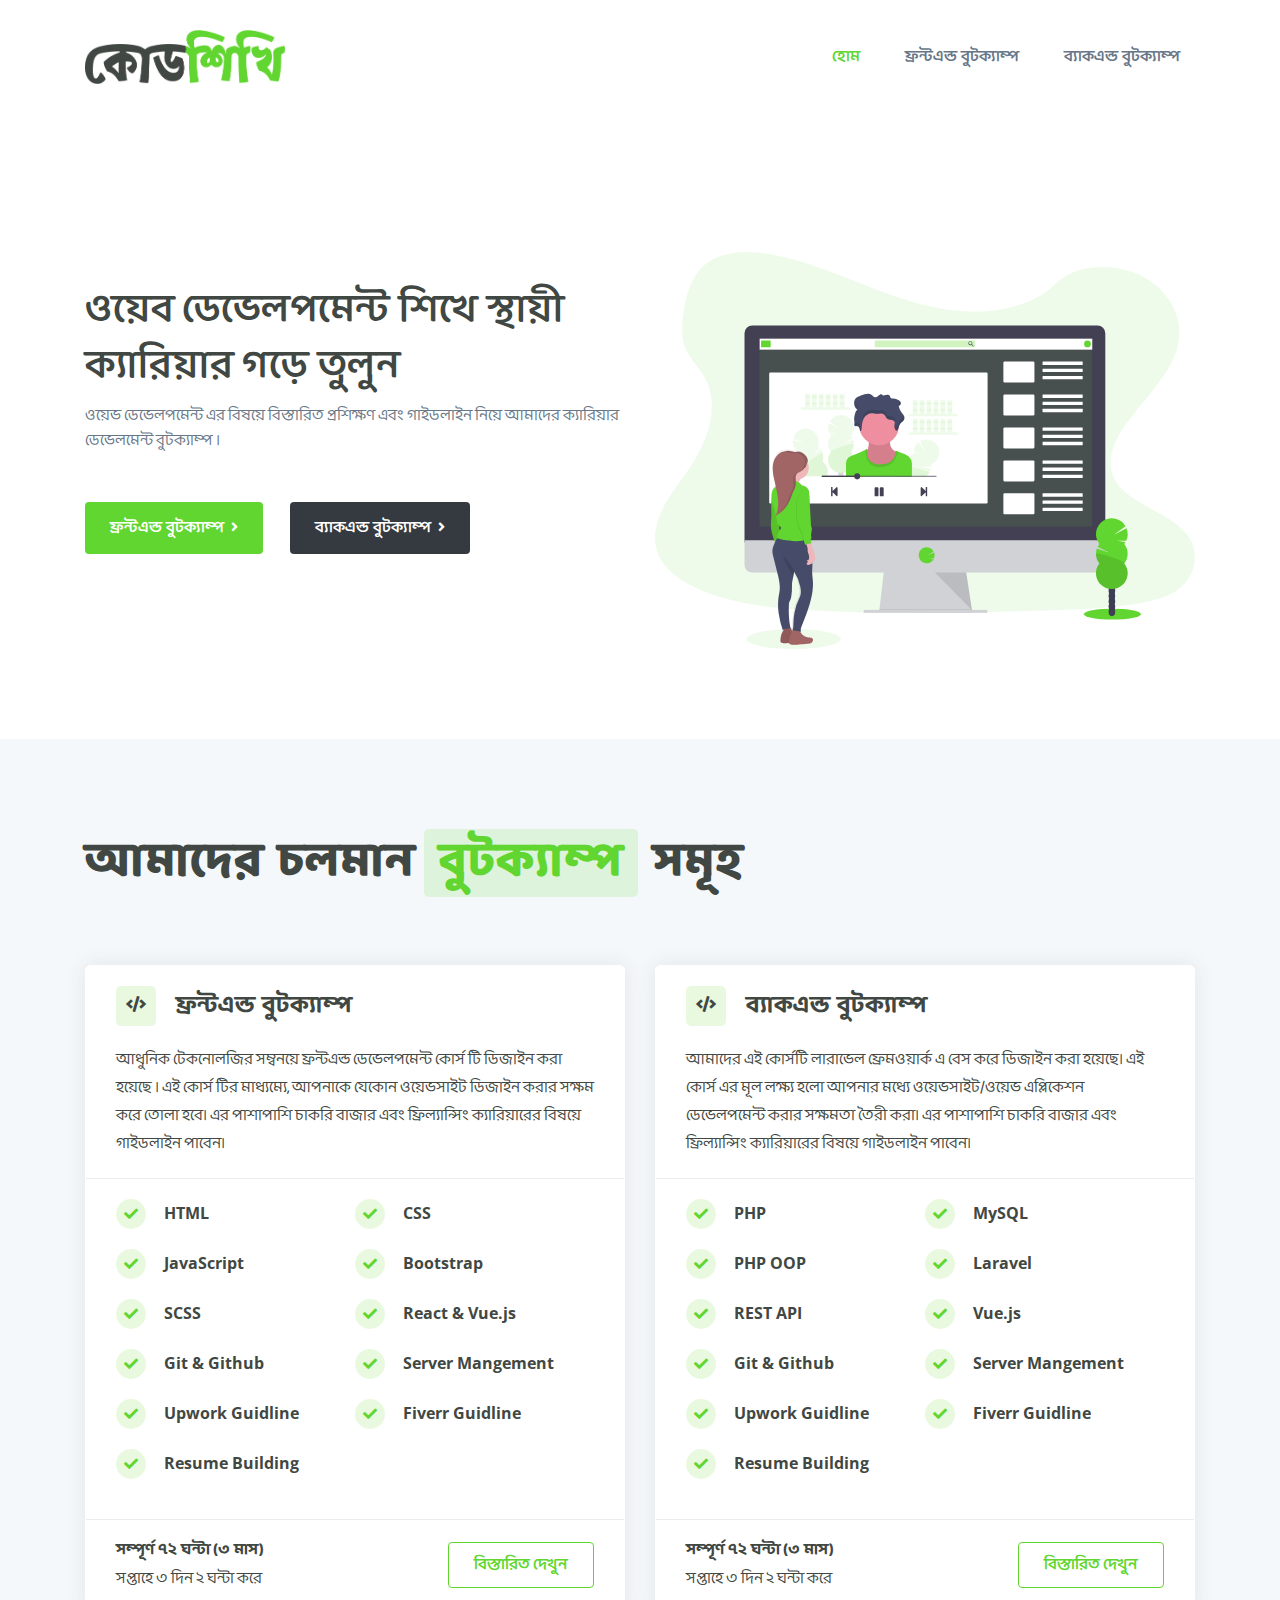
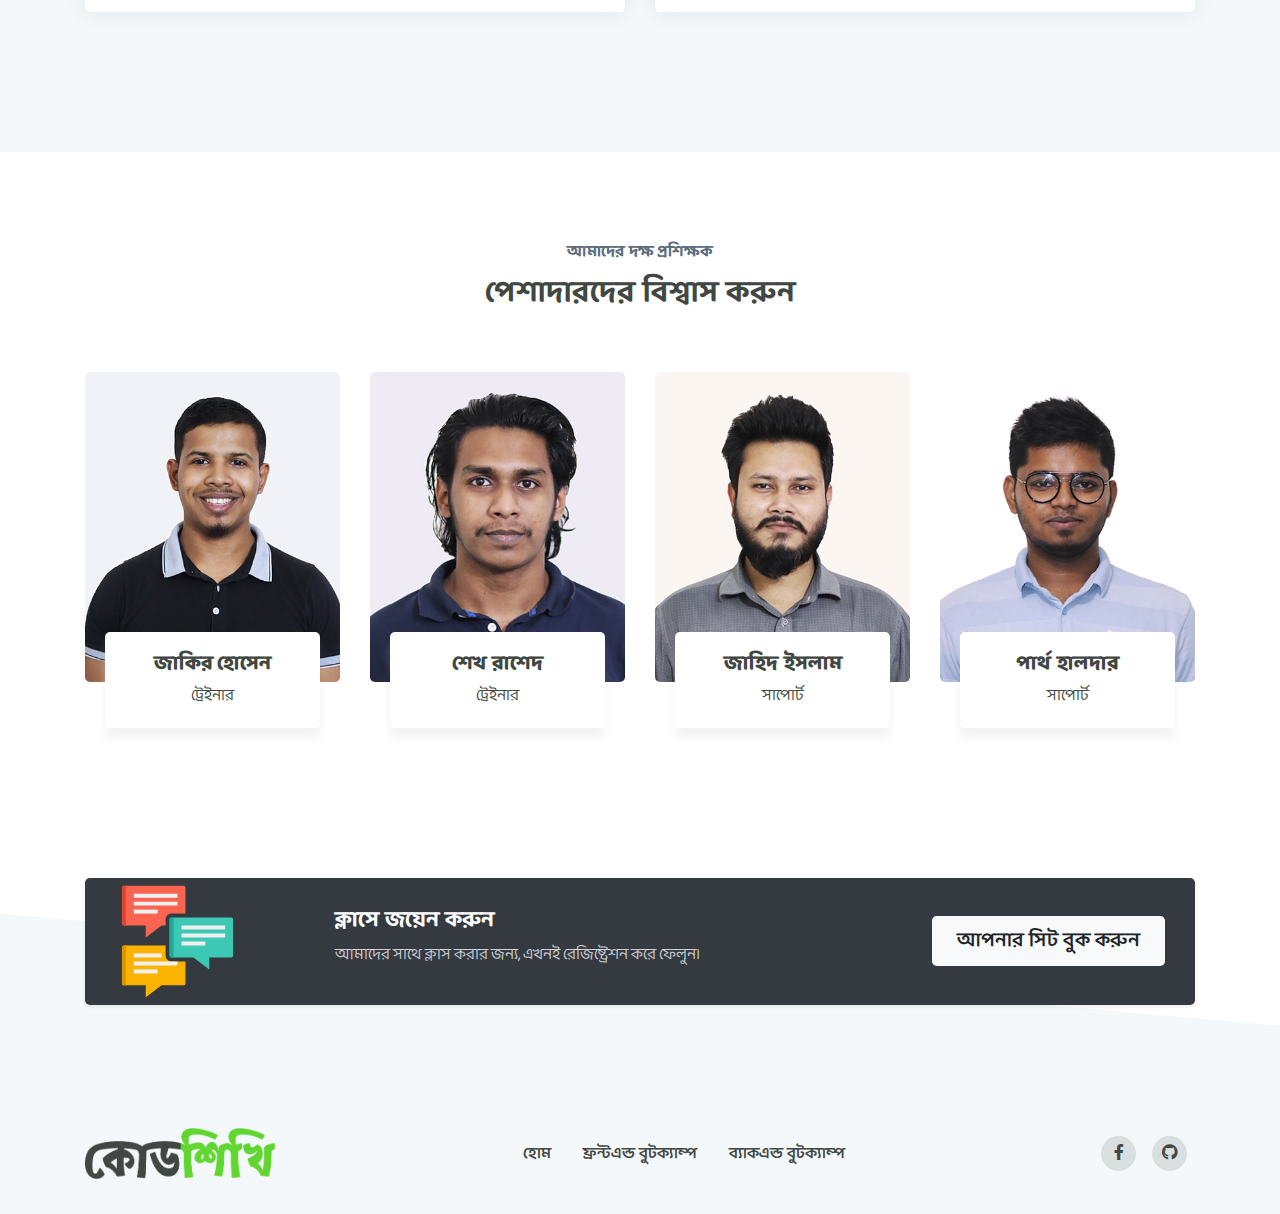
<file: index.html>
<!DOCTYPE html>
<html lang="en">

<head>
    <meta charset="UTF-8">
    <meta name="viewport" content="width=device-width, initial-scale=1.0">
    <title> কোডশিখি - ক্যারিয়ার ডেভেলপমেন্ট বুটক্যাম্প </title>
    <!-- Favicon  -->
    <link rel="shortcut icon" href="assets/images/icon.png" type="image/x-icon">
    <!-- Fontawesome -->
    <link rel="stylesheet" href="assets/css/all.min.css">
    <!-- Bootstrap -->
    <link rel="stylesheet" href="assets/css/bootstrap.min.css">
    <!-- Main css -->
    <link rel="stylesheet" href="assets/css/main.css">
</head>

<body>
    <!-- header section start  -->
    <header class="header">
        <div class="container">
            <div class="row align-items-center">
                <div class="col-xl-12">
                    <nav class="navbar navbar-expand-lg navbar-light">
                        <a class="navbar-brand" href="index.html"><img src="assets/images/logo.png" alt="logo"></a>
                        <button class="navbar-toggler" type="button" data-toggle="collapse"
                            data-target="#navbarSupportedContent" aria-controls="navbarSupportedContent"
                            aria-expanded="false" aria-label="Toggle navigation">
                            <span class="navbar-toggler-icon"></span>
                        </button>

                        <div class="collapse navbar-collapse" id="navbarSupportedContent">
                            <ul class="navbar-nav nav ml-auto">
                                <li class="nav-item">
                                    <a class="nav-link active" href="index.html">হোম
                                    </a>
                                </li>
                                <li class="nav-item">
                                    <a class="nav-link" href="frontend-bootcamp.html">ফ্রন্টএন্ড বুটক্যাম্প</a>
                                </li>
                                <li class="nav-item">
                                    <a class="nav-link" href="backend-bootcamp.html">ব্যাকএন্ড বুটক্যাম্প</a>
                                </li>
                            </ul>
                        </div>
                    </nav>
                </div>
            </nav>
        </div>
    </header>
    <!-- header section end  -->

    <!-- banner section start  -->
    <section class="banner">
        <div class="container">
            <div class="row align-items-center">
                <div class="col-md-12 col-lg-6 order-2 order-md-0">
                    <div class="banner__content">
                        <h1 class="banner__heading"> ওয়েব ডেভেলপমেন্ট শিখে স্থায়ী ক্যারিয়ার গড়ে তুলুন </h1>
                        <p class="banner__pra">
                            ওয়েভ ডেভেলপমেন্ট এর বিষয়ে বিস্তারিত প্রশিক্ষণ এবং গাইডলাইন নিয়ে আমাদের ক্যারিয়ার ডেভেলমেন্ট বুটক্যাম্প ।
                        </p>
                        <div class="banner__button mt-5 mb-2">
                            <a class="btn btn-primary btn-wide mr-4 mb-2" href="frontend-bootcamp.html">ফ্রন্টএন্ড বুটক্যাম্প <i class="fas fa-angle-right fa-sm ml-1"></i></a>
                            <a class="btn btn-dark btn-wide mb-2" href="backend-bootcamp.html"> ব্যাকএন্ড বুটক্যাম্প <i class="fas fa-angle-right fa-sm ml-1"></i></a>
                        </div>
                        <!-- <span class="banner__small">Start free trial. * No credit card required.</span> -->
                    </div>
                </div>
                <div class="col-md-12 col-lg-6 order-1 order-md-0">
                    <div class="banner__image mt-5">
                        <img src="assets/images/banner.svg" alt="Bannr_image" class=" img-fluid">
                    </div>
                </div>
            </div>
        </div>
    </section>
    <!-- banner section end  -->

    <!-- Bootcamps section start -->
    <section class="bootcamp bg-light-gray">
        <div class="container">
            <div class="row">
                <div class="col-12">
                    <div class="section____info">
                        <h2 class="heading-title">আমাদের চলমান <span>বুটক্যাম্প</span> সমূহ</h2>
                    </div>
                </div>
            </div>
            <div class="row">
                <div class="col-12 col-sm-12 col-md-12 col-lg-6">
                    <div class="bootcamp-block">
                        <div class="header">
                            <div class="title">
                                <div class="icon"> <i class="fas fa-code"></i> </div>
                                <p>ফ্রন্টএন্ড বুটক্যাম্প </p>
                            </div>
                            <p> আধুনিক টেকনোলজির সম্বনয়ে ফ্রন্টএন্ড ডেভেলপমেন্ট কোর্স টি ডিজাইন করা হয়েছে । এই কোর্স টির মাধ্যম্যে,  আপনাকে যেকোন ওয়েভসাইট ডিজাইন করার সক্ষম করে তোলা হবে। এর পাশাপাশি চাকরি বাজার এবং ফ্রিল্যান্সিং ক্যারিয়ারের বিষয়ে গাইডলাইন পাবেন।  </p>
                        </div>
                        <div class="body">
                            <!-- <p class="headline"> আপনি যা যা শিখবেন </p> -->
                            <ul class="check-list">
                                <li>
                                    <i class="fas fa-check"></i>
                                    <p> HTML </p>
                                </li>
                                <li>
                                    <i class="fas fa-check"></i>
                                    <p> CSS </p>
                                </li>
                                <li>
                                    <i class="fas fa-check"></i>
                                    <p> JavaScript </p>
                                </li>
                                <li>
                                    <i class="fas fa-check"></i>
                                    <p> Bootstrap </p>
                                </li>
                                <li>
                                    <i class="fas fa-check"></i>
                                    <p> SCSS </p>
                                </li>
                                <li>
                                    <i class="fas fa-check"></i>
                                    <p> React & Vue.js </p>
                                </li>
                                <li>
                                    <i class="fas fa-check"></i>
                                    <p> Git & Github </p>
                                </li>
                                <li>
                                    <i class="fas fa-check"></i>
                                    <p> Server Mangement </p>
                                </li>
                                <li>
                                    <i class="fas fa-check"></i>
                                    <p> Upwork Guidline </p>
                                </li>
                                <li>
                                    <i class="fas fa-check"></i>
                                    <p> Fiverr Guidline </p>
                                </li>
                                <li>
                                    <i class="fas fa-check"></i>
                                    <p> Resume Building </p>
                                </li>
                            </ul>
                        </div>
                        <div class="footer">
                            <div class="info">
                                <h5>সম্পূর্ণ ৭২ ঘন্টা (৩ মাস)</h5>
                                <p>সপ্তাহে ৩ দিন ২ ঘন্টা করে</p>
                            </div>
                            <a class="btn btn-primary btn-outline-primary" href="frontend-bootcamp.html"> বিস্তারিত দেখুন </a>
                        </div>
                    </div>
                </div>
                <div class="col-12 col-sm-12 col-md-12 col-lg-6">
                    <div class="bootcamp-block">
                        <div class="header">
                            <div class="title">
                                <div class="icon"> <i class="fas fa-code"></i> </div>
                                <p> ব্যাকএন্ড বুটক্যাম্প </p>
                            </div>
                            <p> আমাদের এই কোর্সটি লারাভেল ফ্রেমওয়ার্ক এ বেস করে ডিজাইন করা হয়েছে। এই কোর্স এর মূল লক্ষ্য হলো আপনার মধ্যে ওয়েভসাইট/ওয়েভ এপ্লিকেশন ডেভেলপমেন্ট করার সক্ষমতা তৈরী করা। এর পাশাপাশি চাকরি বাজার এবং ফ্রিল্যান্সিং ক্যারিয়ারের বিষয়ে গাইডলাইন পাবেন। </p>
                        </div>
                        <div class="body">
                            <ul class="check-list">
                                <li>
                                    <i class="fas fa-check"></i>
                                    <p> PHP </p>
                                </li>
                                <li>
                                    <i class="fas fa-check"></i>
                                    <p> MySQL </p>
                                </li>
                                <li>
                                    <i class="fas fa-check"></i>
                                    <p> PHP OOP </p>
                                </li>
                                <li>
                                    <i class="fas fa-check"></i>
                                    <p> Laravel </p>
                                </li>
                                <li>
                                    <i class="fas fa-check"></i>
                                    <p> REST API </p>
                                </li>
                                <li>
                                    <i class="fas fa-check"></i>
                                    <p> Vue.js </p>
                                </li>
                                <li>
                                    <i class="fas fa-check"></i>
                                    <p> Git & Github </p>
                                </li>
                                <li>
                                    <i class="fas fa-check"></i>
                                    <p> Server Mangement </p>
                                </li>
                                <li>
                                    <i class="fas fa-check"></i>
                                    <p> Upwork Guidline </p>
                                </li>
                                <li>
                                    <i class="fas fa-check"></i>
                                    <p> Fiverr Guidline </p>
                                </li>
                                <li>
                                    <i class="fas fa-check"></i>
                                    <p> Resume Building </p>
                                </li>
                            </ul>
                        </div>
                        <div class="footer">
                            <div class="info">
                                <h5> সম্পূর্ণ ৭২ ঘন্টা (৩ মাস) </h5>
                                <p> সপ্তাহে ৩ দিন ২ ঘন্টা করে </p>
                            </div>
                            <a class="btn btn-primary btn-outline-primary" href="backend-bootcamp.html"> বিস্তারিত দেখুন </a>
                        </div>
                    </div>
                </div>
            </div>
        </div>
    </section>
    <!-- Bootcamps section end -->

    <!-- Trainer section start -->
    <section class="trainer">
        <div class="container ">
            <div class="row">
                <div class="col-12">
                    <div class="trainer-title text-center">
                        <h6> আমাদের দক্ষ প্রশিক্ষক </h6>
                        <h4> পেশাদারদের বিশ্বাস করুন </h4>
                    </div>
                </div>
            </div>
            <div class="row">
                <div class="col-12 col-sm-6 col-md-6 col-lg-3">
                    <div class="trainer-area">
                        <div class="trainer-area__image">
                            <img src="assets/images/team/Zakir.jpg" alt="trainer" class="img-fluid">
                        </div>
                        <div class="trainer-area__info text-center">
                            <h5>জাকির হোসেন</h5>
                            <p>ট্রেইনার</p>
                        </div>
                    </div>
                </div>
                <div class="col-12 col-sm-6 col-md-6 col-lg-3">
                    <div class="trainer-area">
                        <div class="trainer-area__image">
                            <img src="assets/images/team/Rashed.jpg" alt="trainer" class="img-fluid">
                        </div>
                        <div class="trainer-area__info text-center">
                            <h5>শেখ রাশেদ</h5>
                            <p>ট্রেইনার</p>
                        </div>
                    </div>
                </div>
                <div class="col-12 col-sm-6 col-md-6 col-lg-3">
                    <div class="trainer-area">
                        <div class="trainer-area__image">
                            <img src="assets/images/team/jahid.jpg" alt="support" class="img-fluid">
                        </div>
                        <div class="trainer-area__info text-center">
                            <h5>জাহিদ ইসলাম</h5>
                            <p>সাপোর্ট</p>
                        </div>
                    </div>
                </div>
                <div class="col-12 col-sm-6 col-md-6 col-lg-3">
                    <div class="trainer-area">
                        <div class="trainer-area__image">
                            <img src="assets/images/team/Partho.jpg" alt="support" class="img-fluid">
                        </div>
                        <div class="trainer-area__info text-center">
                            <h5>পার্থ হালদার</h5>
                            <p>সাপোর্ট</p>
                        </div>
                    </div>
                </div>
            </div>
        </div>
    </section>
    <!-- Trainer section end -->
    
    <!-- call to action section start -->
    <!-- <section class="call-action">
        <div class="container ">
            <div class="row">
                <div class="col-lg-6">
                    <div class="call-to-action bg-primary" style="background-image: url(assets/images/call.png);">
                        <div class="call-to-action__title">
                            <h4> ফ্রন্টএন্ড বুটক্যাম্প </h4>
                        </div>
                        <div class="call-to-action__text">
                            <p> আর নয়, অন্যের উপর ভরসা। বুটক্যাম্প টিতে অংশগ্রহন করে, আপনার নিজের দায়িত্ব নিজে নিন। </p>
                        </div>
                        <div class="call-to-action__button">
                            <a href="#" class="btn btn-light"> বিস্তারিত দেখুন
                                <i class="fas fa-angle-right fa-sm ml-1"></i>
                            </a>
                        </div>
                    </div>
                </div>
                <div class="col-lg-6">
                    <div class="call-to-action bg-dark"
                        style="background-image: url(assets/images/call.png);">
                        <div class="call-to-action__title">
                            <h4>ব্যাকএন্ড বুটক্যাম্প</h4>
                        </div>
                        <div class="call-to-action__text">
                            <p> আর নয়, অন্যের উপর ভরসা। বুটক্যাম্প টিতে অংশগ্রহন করে, আপনার নিজের দায়িত্ব নিজে নিন। </p>
                        </div>
                        <div class="call-to-action__button">
                            <a href="#" class="btn btn-light">বিস্তারিত দেখুন
                                <i class="fas fa-angle-right fa-sm ml-1"></i>
                            </a>
                        </div>
                    </div>
                </div>
            </div>
        </div>
    </section> -->
    <!-- call to action section end -->
    <div class="skew-shape bg-light-gray">
        <!-- Got Question section Start -->
        <section class="absolute p-0">
            <div class="container">
                <div class="got-question bg-dark shadow-sm">
                    <div class="got-question__info">
                        <h5> ক্লাসে জয়েন করুন </h5>
                        <p> আমাদের সাথে ক্লাস করার জন্য, এখনই রেজিষ্ট্রেশন করে ফেলুন।</p>
                    </div>
                    <a href="https://docs.google.com/forms/d/e/1FAIpQLSeEBvQDWwXKqxM5rph_JMviWpMHqUOWPrk_TP_kEPqS0PnBVQ/viewform" class="btn btn-light btn-lg"> আপনার সিট বুক করুন </a>
                </div>
            </div>
        </section>
        <!-- Got Question section End -->

        <!-- footer section start -->
        <footer class="footer">
            <div class="container">
                <!-- start from here  -->
                <div class="footer-content">
                    <!-- logo goes here -->
                    <div class="footer__logo">
                        <img src="assets/images/logo.png" alt="logo" class="img-fluid">
                    </div>
                    <!-- FOOTER MENU GOES HERE -->
                    <ul class="footer__menues mb-0">
                        <li><a href="index.html"> হোম </a></li>
                        <li><a href="frontend-bootcamp.html"> ফ্রন্টএন্ড বুটক্যাম্প </a> </li>
                        <li><a href="backend-bootcamp.html"> ব্যাকএন্ড বুটক্যাম্প </a> </li>
                    </ul>
                    <ul class="footer__social-icon ml-0">
                        <li><a href="https://www.facebook.com/codeshikhibd" target="__blank"><i class="fab fa-facebook-f"></i></a></li>
                        <li><a href="https://github.com/codeshikhi" target="__blank"><i class="fab fa-github"></i></a></li>
                    </ul>
                </div>
            </div>
        </footer>
        <!-- footer section end -->
    </div>

    <!-- All js Goes here -->
    <script src="assets/js/jquery-3.5.1.slim.min.js"></script>
    <script src="assets/js/popper.min.js"></script>
    <script src="assets/js/bootstrap.min.js"></script>
    <script src="assets/js/app.js"></script>
</body>

</html>
</file>
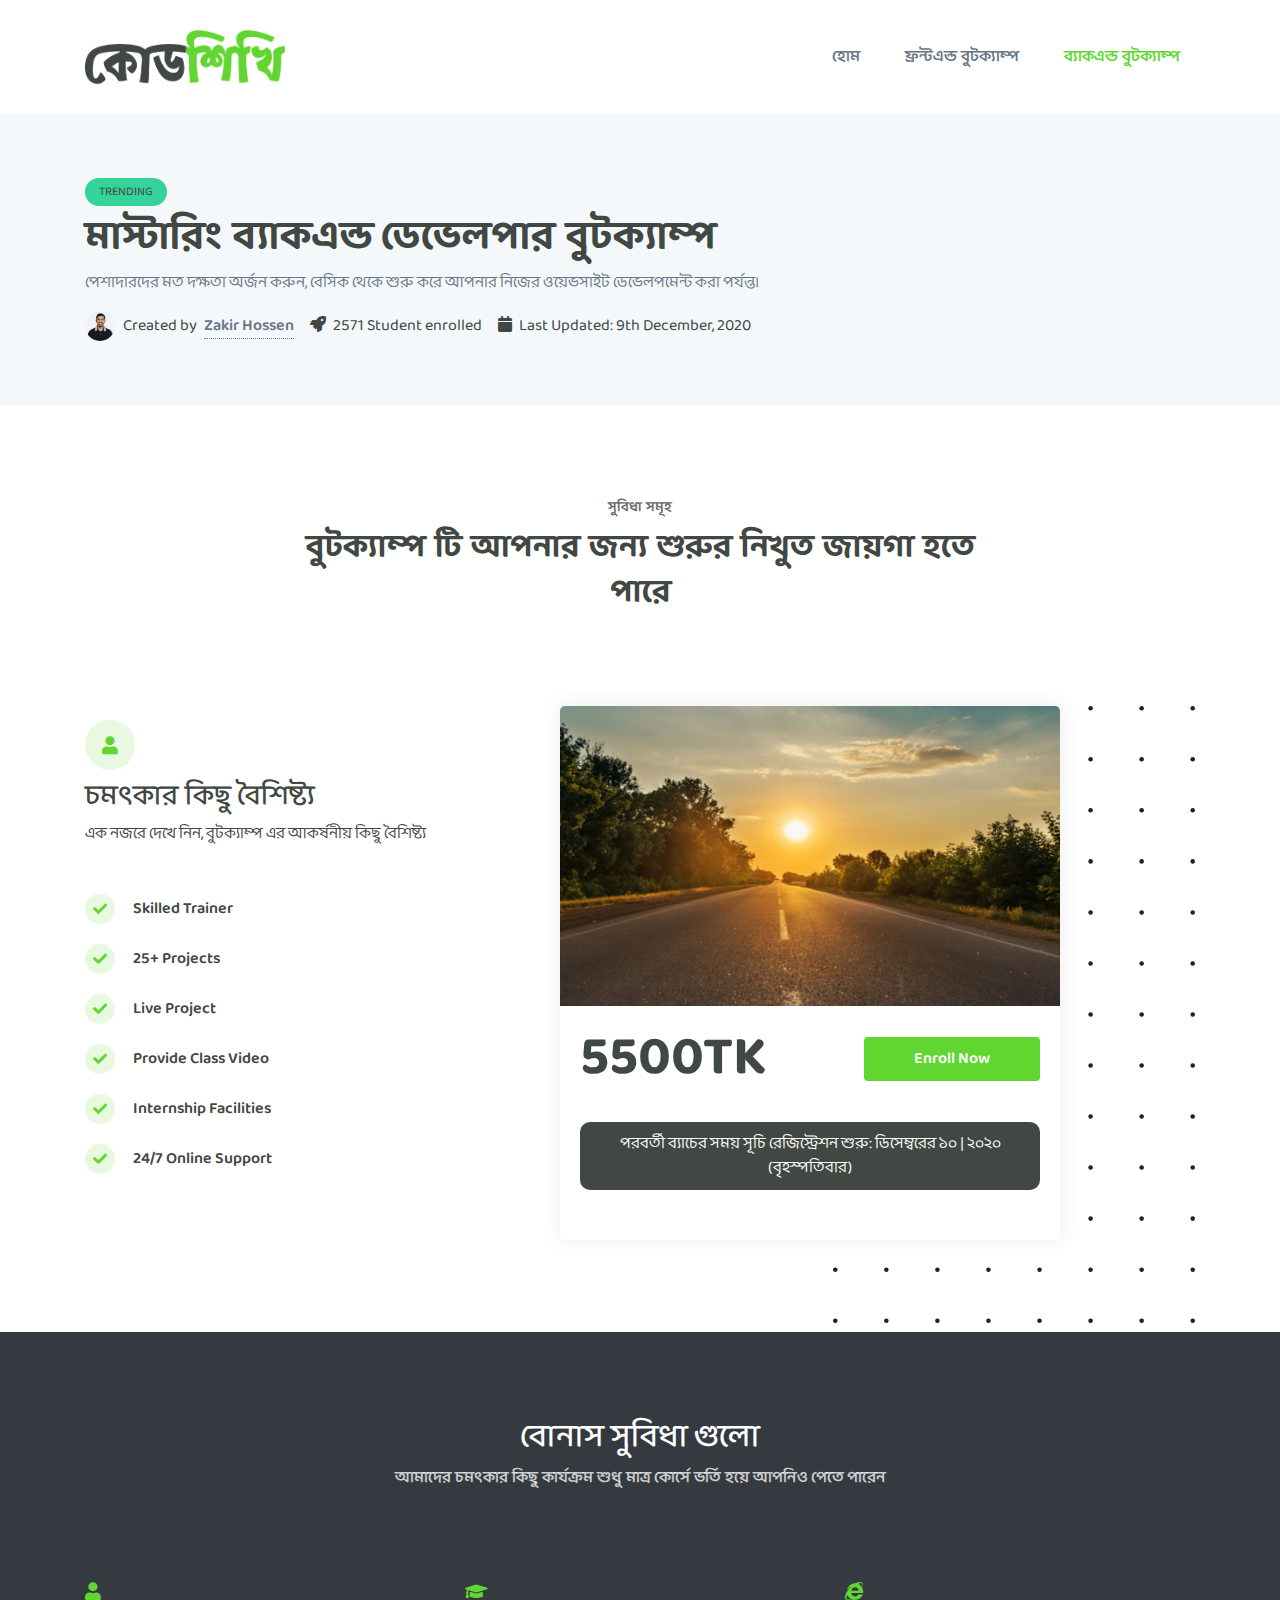
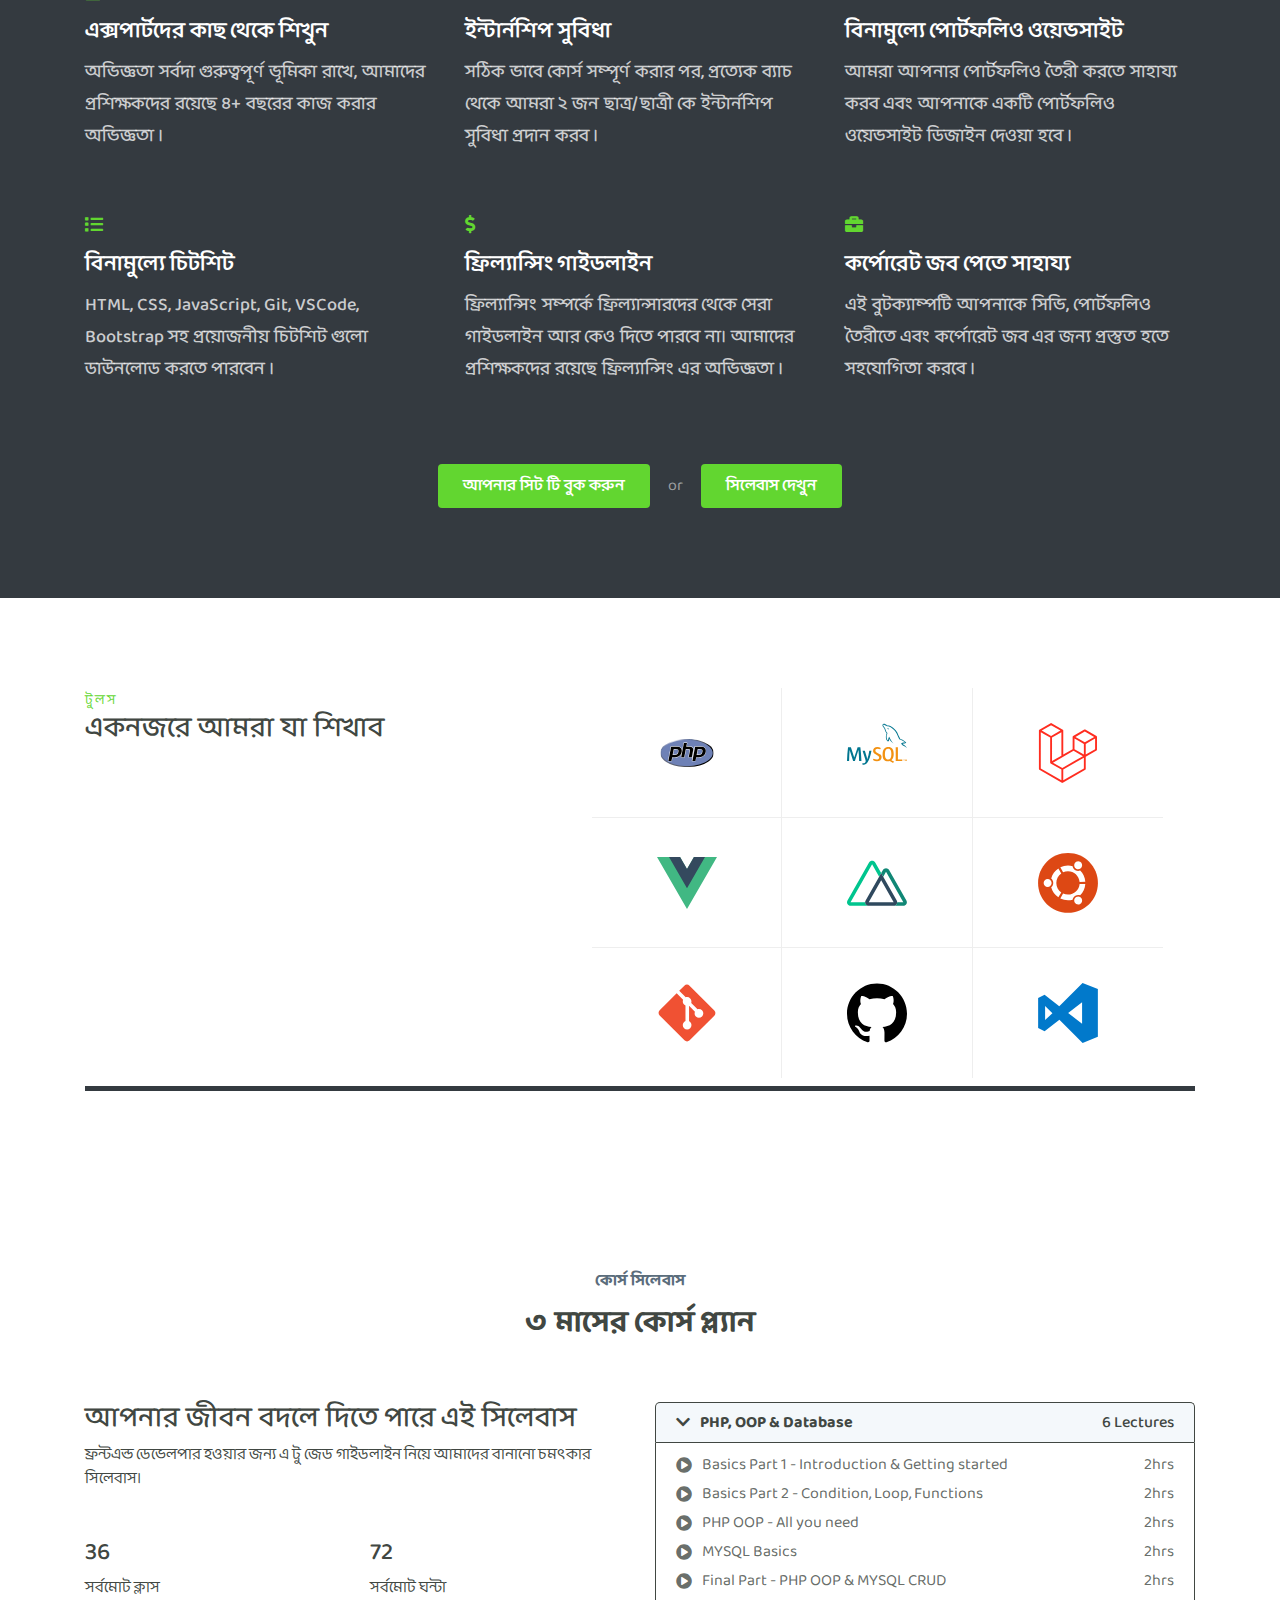
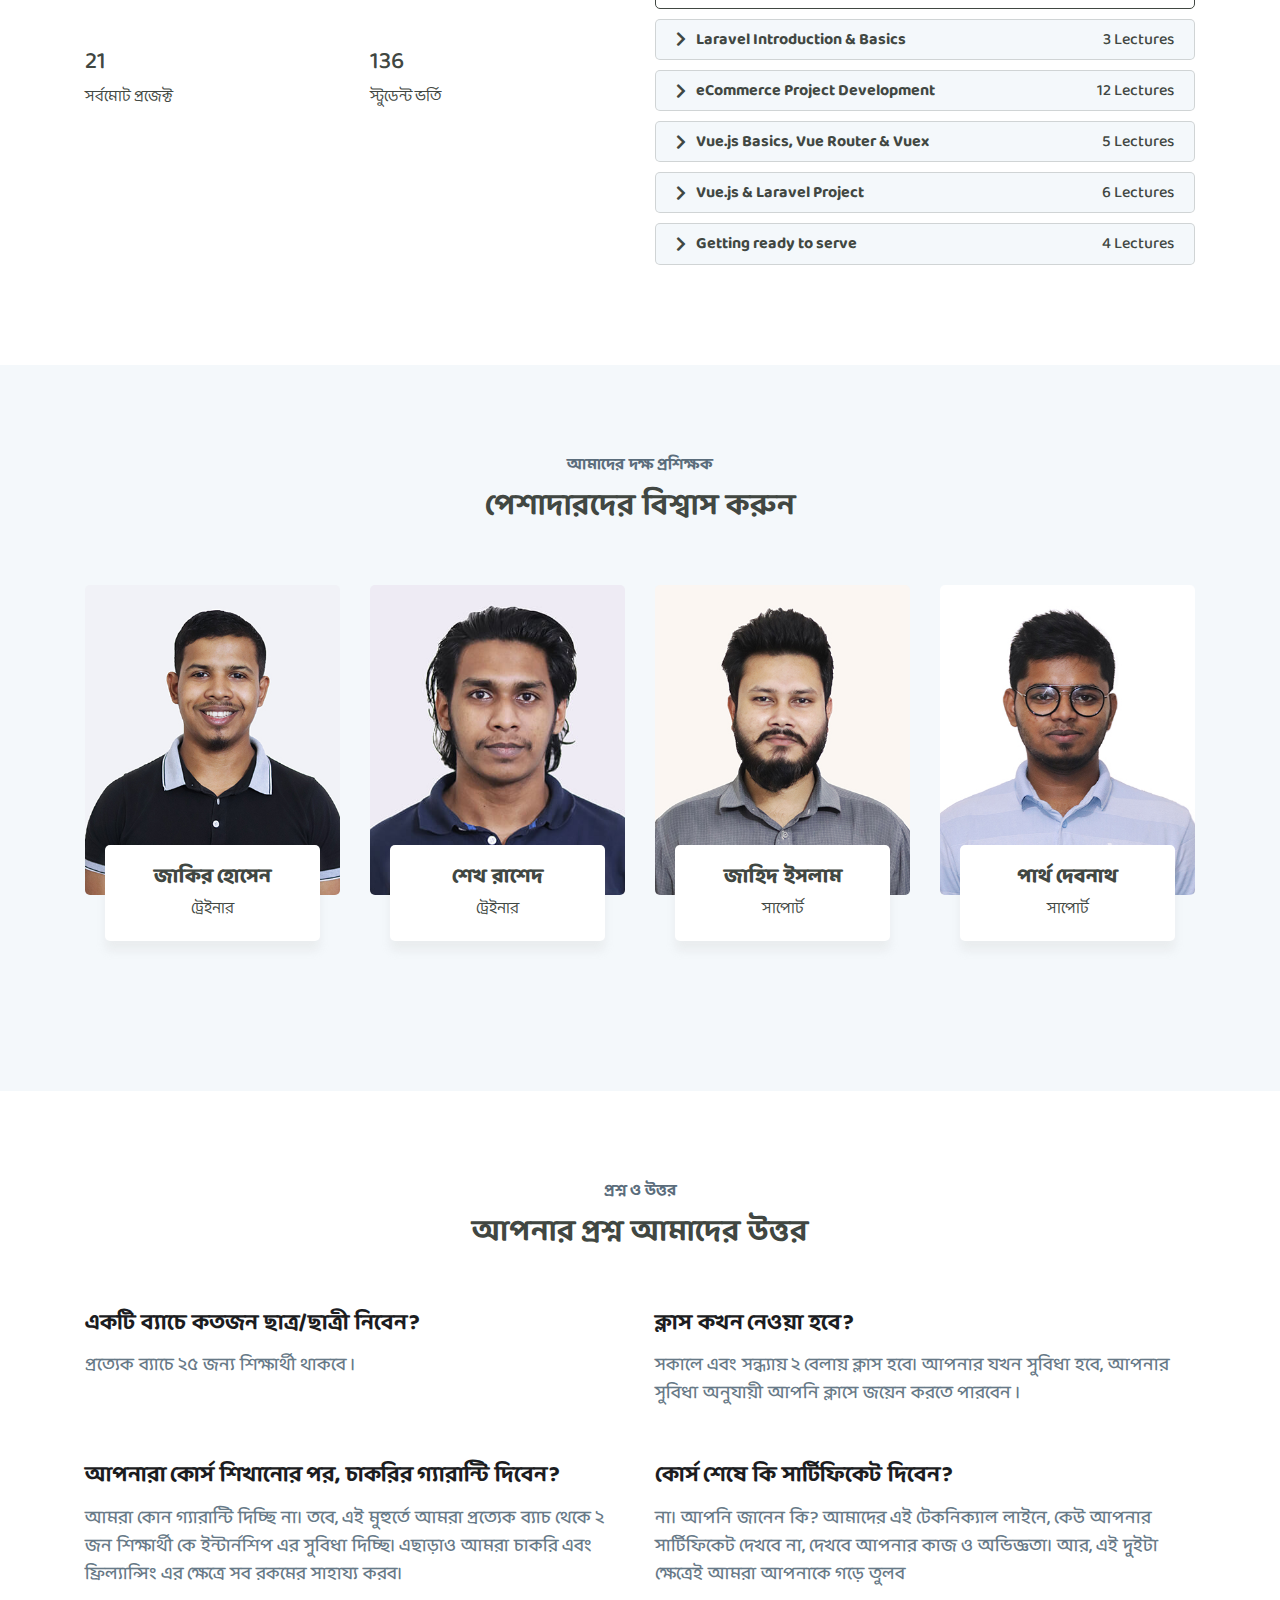
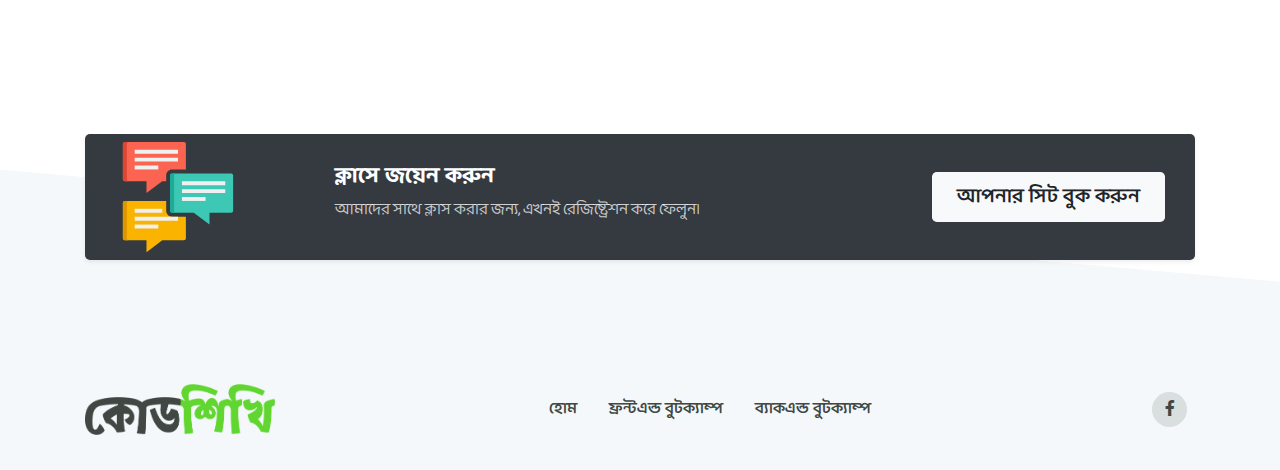
<file: backend-bootcamp.html>
<!DOCTYPE html>
<html lang="en">

<head>
    <meta charset="UTF-8">
    <meta name="viewport" content="width=device-width, initial-scale=1.0">
    <title> Backend Bootcamp - Codeshikhi </title>
    <!-- Favicon  -->
    <link rel="shortcut icon" href="assets/images/icon.png" type="image/x-icon">
    <!-- Fontawesome -->
    <link rel="stylesheet" href="assets/css/all.min.css">
    <!-- Bootstrap -->
    <link rel="stylesheet" href="assets/css/bootstrap.min.css">
    <!-- Main css -->
    <link rel="stylesheet" href="assets/css/main.css">
</head>

<body>
    <!-- header section start  -->
    <header class="header">
        <div class="container">
            <div class="row align-items-center">
                <div class="col-xl-12">
                    <nav class="navbar navbar-expand-lg navbar-light">
                        <a class="navbar-brand" href="index.html"><img src="assets/images/logo.png" alt="logo"></a>
                        <button class="navbar-toggler" type="button" data-toggle="collapse"
                            data-target="#navbarSupportedContent" aria-controls="navbarSupportedContent"
                            aria-expanded="false" aria-label="Toggle navigation">
                            <span class="navbar-toggler-icon"></span>
                        </button>

                        <div class="collapse navbar-collapse" id="navbarSupportedContent">
                            <ul class="navbar-nav nav ml-auto">
                                <li class="nav-item">
                                    <a class="nav-link" href="index.html">হোম
                                    </a>
                                </li>
                                <li class="nav-item">
                                    <a class="nav-link" href="frontend-bootcamp.html">ফ্রন্টএন্ড বুটক্যাম্প</a>
                                </li>
                                <li class="nav-item">
                                    <a class="nav-link active" href="backend-bootcamp.html">ব্যাকএন্ড বুটক্যাম্প</a>
                                </li>
                            </ul>
                        </div>
                    </nav>
                </div>
            </nav>
        </div>
    </header>
    <!-- header section end  -->

    <!-- banner section start  -->
    <section class="subbanner bg-light-gray">
        <div class="container">
            <div class="row align-items-center">
                <div class="col-md-10 col-12 col-lg-8">
                    <div class="subbanner__content">
                        <div class="btn-xs bg-color d-inline-block btn-pill text-uppercase mb-2">Trending</div>
                        <h1 class="subbanner__header"> মাস্টারিং ব্যাকএন্ড ডেভেলপার বুটক্যাম্প </h1>
                        <p class="subbanner__pra mb-3"> পেশাদারদের মত দক্ষতা অর্জন করুন, বেসিক থেকে শুরু করে ‍আপনার নিজের ওয়েভসাইট ডেভেলপমেন্ট করা পর্যন্ত। </p>
                        <div class="d-flex align-items-center flex-wrap">
                            <!-- Authors -->
                            <div class="d-flex align-items-center mr-4">
                                <div class="avatar-group">
                                    <span class="avatar avatar-xs avatar-circle">
                                        <img class="avatar-img" src="assets/images/team/Zakir.jpg" alt="Image Description">
                                    </span>
                                </div>
                                <div class="pl-2"> 
                                    Created by <a class="link-underline ml-1" target="_blank" href="https://zakirhossen.com"> Zakir Hossen </a>
                                </div>
                                <p class="mb-0 ml-3 mr-3"> <i class="fas fa-rocket mr-1"></i> 2571 Student enrolled </p>
                                <p class="mb-0"> <i class="fas fa-calendar mr-1"></i> Last Updated: 9th December, 2020 </p>
                            </div>
                            <!-- End Authors -->
                        </div>
                    </div>
                </div>
            </div>
        </div>
    </section>
    <!-- banner section end  -->

    <!-- features section start -->
    <section class="features">
        <div class="container">
            <div class="row">
                <div class="features__section text-center">
                    <span class="text-uppercase d-inline-block mb-2"> সুবিধা সমূহ </span>
                    <h2> বুটক্যাম্প টি আপনার জন্য শুরুর নিখুত জায়গা হতে পারে </h2>
                </div>
            </div>
            <div class="row align-items-center">
                <div class="col-lg-5 col-md-12 col-sm-12 mb-5">
                    <div class="mb-5">
                        <div class="icon-box mt-3">
                            <i class="fas fa-user"></i>
                        </div>
                        <h3> চমৎকার কিছু বৈশিষ্ট্য </h3>
                        <p> এক নজরে দেখে নিন, বুটক্যাম্প এর আকর্ষনীয় কিছু বৈশিষ্ট্য </p>
                    </div>
                    <ul class="check-list">
                        <li>
                            <i class="fas fa-check"></i>
                            <p> Skilled Trainer </p>
                        </li>
                        <li>
                            <i class="fas fa-check"></i>
                            <p> 25+ Projects </p>
                        </li>
                        <li>
                            <i class="fas fa-check"></i>
                            <p> Live Project </p>
                        </li>
                        <li>
                            <i class="fas fa-check"></i>
                            <p> Provide Class Video </p>
                        </li>
                        <li>
                            <i class="fas fa-check"></i>
                            <p> Internship Facilities </p>
                        </li>
                        <li>
                            <i class="fas fa-check"></i>
                            <p> 24/7 Online Support </p>
                        </li>
                    </ul>
                </div>
                <div class="col-lg-7 col-md-12 col-sm-12">
                    <div class="position-relative">
                        <div class="bootcamp-preview">
                            <div class="image">
                                <img src="assets/images/bootcamp.jpg" alt="" class="img-fluid">
                            </div>
                            <div class="info">
                                <div class="d-flex flex-wrap justify-content-between align-items-center">
                                    <h4 class="price">5500TK</h4>
                                    <a href="#" class="bg-dark btn btn-primary">Enroll Now</a>
                                </div>
                                <div class="start-date">
                                    পরবর্তী ব্যাচের সময় সূচি রেজিস্ট্রেশন শুরু: ডিসেম্বরের ১০ | ২০২০ (বৃহস্পতিবার)
                                </div>
                            </div>
                        </div>

                        <!-- SVG Elements -->
                        <div class="dot-shape">
                            <img src="assets/images/dots-2.svg" alt="shape">
                        </div>
                        <!-- End SVG Elements -->
                    </div>
                </div>
            </div>
        </div>
    </section>
    <!-- features section End -->

    <!--  how-we-go section start  -->
    <section class="go bg-dark">
        <div class="container">
            <div class="row">
                <div class="col-12">
                    <div class="section__info">
                        <h2 class="section_title"> বোনাস সুবিধা গুলো </h2>
                        <div class="section_brief"> আমাদের চমৎকার কিছু কার্যক্রম শুধু মাত্র কোর্সে ভর্তি হয়ে আপনিও পেতে পারেন </div>
                    </div>
                </div>
            </div>
            <div class="row">
                <div class="col-lg-4 col-md-6">
                    <div class="go__box-content">
                        <span class="go_icon">
                            <i class="fas fa-user"></i>
                        </span>
                        <h6 class="go_title">
                            এক্সপার্টদের কাছ থেকে শিখুন
                        </h6>
                        <div class="go_brief">
                            অভিজ্ঞতা সর্বদা গুরুত্বপূর্ণ ভূমিকা রাখে, আমাদের প্রশিক্ষকদের রয়েছে ৪+ বছরের কাজ করার অভিজ্ঞতা ।
                        </div>
                    </div>
                </div>
                <div class="col-lg-4 col-md-6">
                    <div class="go__box-content">
                        <span class="go_icon">
                            <i class="fas fa-graduation-cap"></i>
                        </span>
                        <h6 class="go_title">
                            ইন্টার্নশিপ সুবিধা
                        </h6>
                        <div class="go_brief">
                            সঠিক ভাবে কোর্স সম্পূর্ণ করার পর, প্রত্যেক ব্যাচ থেকে আমরা ২ জন ছাত্র/ছাত্রী কে ইন্টার্নশিপ সুবিধা প্রদান করব ।
                        </div>
                    </div>
                </div>
                <div class="col-lg-4 col-md-6">
                    <div class="go__box-content">
                        <span class="go_icon">
                            <i class="fab fa-internet-explorer"></i>
                        </span>
                        <h6 class="go_title">
                            বিনামুল্যে পোর্টফলিও ওয়েভসাইট
                        </h6>
                        <div class="go_brief">
                            আমরা আপনার পোর্টফলিও তৈরী করতে সাহায্য করব এবং আপনাকে একটি পোর্টফলিও ওয়েভসাইট ডিজাইন দেওয়া হবে ।
                        </div>
                    </div>
                </div>
                <div class="col-lg-4 col-md-6">
                    <div class="go__box-content">
                        <span class="go_icon">
                            <i class="fas fa-list"></i>
                        </span>
                        <h6 class="go_title">
                            বিনামুল্যে চিটশিট
                        </h6>
                        <div class="go_brief">
                            HTML, CSS, JavaScript, Git, VSCode, Bootstrap সহ প্রয়োজনীয় চিটশিট গুলো ডাউনলোড করতে পারবেন ।
                        </div>
                    </div>
                </div>
                <div class="col-lg-4 col-md-6">
                    <div class="go__box-content">
                        <span class="go_icon">
                            <i class="fas fa-dollar-sign"></i>
                        </span>
                        <h6 class="go_title">
                            ফ্রিল্যান্সিং গাইডলাইন
                        </h6>
                        <div class="go_brief">
                            ফ্রিল্যান্সিং সম্পর্কে ফ্রিল্যান্সারদের থেকে সেরা গাইডলাইন আর কেও দিতে পারবে না। আমাদের প্রশিক্ষকদের রয়েছে ফ্রিল্যান্সিং এর অভিজ্ঞতা ।
                        </div>
                    </div>
                </div>
                <div class="col-lg-4 col-md-6">
                    <div class="go__box-content">
                        <span class="go_icon">
                            <i class="fas fa-briefcase"></i>
                        </span>
                        <h6 class="go_title">
                            কর্পোরেট জব পেতে সাহায্য
                        </h6>
                        <div class="go_brief">
                            এই বুটক্যাম্পটি আপনাকে সিভি, পোর্টফলিও তৈরীতে এবং কর্পোরেট জব এর জন্য প্রস্তুত হতে সহযোগিতা করবে ।
                        </div>
                    </div>
                </div>
            </div>

            <div class="row pt-5">
                <div class="col-12">
                    <ul class="go__btns">
                        <li><a href="#" class="btn btn-primary"> আপনার সিট টি বুক করুন </a></li>
                        <li><a href="#">or</a></li>
                        <li><a href="#syllabus" class="btn btn-primary"> সিলেবাস দেখুন </a></li>
                    </ul>
                </div>
            </div>
        </div>
    </section>
    <!--  how-we-go section end  -->

    <!-- platform section start -->
    <section class="platform">
        <div class="container">
            <div class="row">
                <div class="col-lg-5 col-md-12 col-sm-12">
                    <div class="platform__title mb-5">
                        <span>টুলস</span>
                        <h3> একনজরে আমরা যা শিখাব </h3>
                    </div>
                </div>
                <div class="col-lg-7 col-md-12 col-sm-12">
                    <div class="platform__list">
                        <div class="platform__logo platform__logo-one">
                            <img src="assets/images/technology/php.svg" alt="logo">
                        </div>
                        <div class="platform__logo platform__logo-two">
                            <img src="assets/images/technology/mysql.svg" alt="logo">
                        </div>
                        <div class="platform__logo platform__logo-three">
                            <img src="assets/images/technology/laravel.svg" alt="logo">
                        </div>
                        <div class="platform__logo platform__logo-four">
                            <img src="assets/images/technology/vue.svg" alt="logo">
                        </div>
                        <div class="platform__logo platform__logo-five">
                            <img src="assets/images/technology/nuxt.svg" alt="logo">
                        </div>
                        <div class="platform__logo platform__logo-six">
                            <img src="assets/images/technology/ubuntu.svg" alt="logo">
                        </div>
                        <div class="platform__logo platform__logo-seven">
                            <img src="assets/images/technology/git.svg" alt="logo">
                        </div>
                        <div class="platform__logo platform__logo-eight">
                            <img src="assets/images/technology/github.svg" alt="logo">
                        </div>
                        <div class="platform__logo platform__logo-nine">
                            <img src="assets/images/technology/vs-code.svg" alt="logo">
                        </div>
                    </div>
                </div>
            </div>

            <div class="bg-dark mt-2 w-100" style="height: 5px;">
            </div>
        </div>
    </section>
    <!-- platform section end -->

    <!-- syllabus section start  -->
    <section class="syllabus" id="syllabus">
        <div class="container">
            <div class="row">
                <div class="col-12">
                    <div class="trainer-title text-center">
                        <h6> কোর্স সিলেবাস </h6>
                        <h4> ৩ মাসের কোর্স প্ল্যান </h4>
                    </div>
                </div>
            </div>
            <div class="row">
                <div class="col-lg-6 col-md-12">
                    <div class="mb-5">
                        <h3> আপনার জীবন বদলে দিতে পারে এই সিলেবাস </h3>
                        <p> ফ্রন্টএন্ড ডেভেলপার হওয়ার জন্য এ টু জেড গাইডলাইন নিয়ে আমাদের বানানো চমৎকার সিলেবাস। </p>
                    </div>
                    <div class="row">
                        <div class="col-md-6 col-6">
                            <div class="mb-5">
                                <h4> 36 </h4>
                                <p> সর্বমোট ক্লাস </p>
                            </div>
                        </div>
                        <div class="col-md-6 col-6">
                            <div class="mb-5">
                                <h4> 72 </h4>
                                <p> সর্বমোট ঘন্টা </p>
                            </div>
                        </div>
                        <div class="col-md-6 col-6">
                            <div class="mb-5">
                                <h4> 21 </h4>
                                <p> সর্বমোট প্রজেক্ট </p>
                            </div>
                        </div>
                        <div class="col-md-6 col-6">
                            <div class="mb-5">
                                <h4> 136 </h4>
                                <p> স্টুডেন্ট ভর্তি </p>
                            </div>
                        </div>
                    </div>
                </div>
                <div class="col-lg-6 col-md-12">
                    <div class="syllabus-data">
                        <div class="toggle active">
                            <div class="header bg-light-gray">
                                <div class="icon-group">
                                    <i class="fas fa-chevron-down"></i>
                                    <h6 class="text">PHP, OOP & Database</h6>
                                </div>
                                <h6 class="lecture-count">
                                    6 Lectures
                                </h6>
                            </div>
                            <div class="content">
                                <div class="class">
                                    <div class="icon-group">
                                        <i class="fas fa-play-circle"></i>
                                        <h6 class="text"> Basics Part 1 - Introduction & Getting started </h6>
                                    </div>
                                    <p class="count"> 2hrs </p>
                                </div>
                                <div class="class">
                                    <div class="icon-group">
                                        <i class="fas fa-play-circle"></i>
                                        <h6 class="text"> Basics Part 2 - Condition, Loop, Functions </h6>
                                    </div>
                                    <p class="count"> 2hrs </p>
                                </div>
                                <div class="class">
                                    <div class="icon-group">
                                        <i class="fas fa-play-circle"></i>
                                        <h6 class="text"> PHP OOP - All you need </h6>
                                    </div>
                                    <p class="count"> 2hrs </p>
                                </div>
                                <div class="class">
                                    <div class="icon-group">
                                        <i class="fas fa-play-circle"></i>
                                        <h6 class="text"> MYSQL Basics </h6>
                                    </div>
                                    <p class="count"> 2hrs </p>
                                </div>
                                <div class="class">
                                    <div class="icon-group">
                                        <i class="fas fa-play-circle"></i>
                                        <h6 class="text"> Final Part - PHP OOP & MYSQL CRUD </h6>
                                    </div>
                                    <p class="count"> 2hrs </p>
                                </div>
                            </div>
                        </div>
                        <div class="toggle">
                            <div class="header bg-light-gray">
                                <div class="icon-group">
                                    <i class="fas fa-chevron-right"></i>
                                    <h6 class="text"> Laravel Introduction & Basics </h6>
                                </div>
                                <h6 class="lecture-count">
                                    3 Lectures
                                </h6>
                            </div>
                            <div class="content">
                                <div class="class">
                                    <div class="icon-group">
                                        <i class="fas fa-play-circle"></i>
                                        <h6 class="text"> Basics Part 1 - Introduction, Setup </h6>
                                    </div>
                                    <p class="count"> 2hrs </p>
                                </div>
                                <div class="class">
                                    <div class="icon-group">
                                        <i class="fas fa-play-circle"></i>
                                        <h6 class="text"> Basics Part 2 - MVC Architecture Practical Example </h6>
                                    </div>
                                    <p class="count"> 2hrs </p>
                                </div>
                                <div class="class">
                                    <div class="icon-group">
                                        <i class="fas fa-play-circle"></i>
                                        <h6 class="text"> Final Part - CRUD Application Project </h6>
                                    </div>
                                    <p class="count"> 2hrs </p>
                                </div>
                            </div>
                        </div>
                        <div class="toggle">
                            <div class="header bg-light-gray">
                                <div class="icon-group">
                                    <i class="fas fa-chevron-right"></i>
                                    <h6 class="text">eCommerce Project Development</h6>
                                </div>
                                <h6 class="lecture-count">
                                    12 Lectures
                                </h6>
                            </div>
                            <div class="content">
                                <div class="class">
                                    <div class="icon-group">
                                        <i class="fas fa-play-circle"></i>
                                        <h6 class="text">Introduction</h6>
                                    </div>
                                    <p class="count"> 2hrs </p>
                                </div>
                                <div class="class">
                                    <div class="icon-group">
                                        <i class="fas fa-play-circle"></i>
                                        <h6 class="text">Introduction</h6>
                                    </div>
                                    <p class="count"> 2hrs </p>
                                </div>
                                <div class="class">
                                    <div class="icon-group">
                                        <i class="fas fa-play-circle"></i>
                                        <h6 class="text">Introduction</h6>
                                    </div>
                                    <p class="count"> 2hrs </p>
                                </div>
                            </div>
                        </div>
                        <div class="toggle">
                            <div class="header bg-light-gray">
                                <div class="icon-group">
                                    <i class="fas fa-chevron-right"></i>
                                    <h6 class="text"> Vue.js Basics, Vue Router & Vuex </h6>
                                </div>
                                <h6 class="lecture-count">
                                    5 Lectures
                                </h6>
                            </div>
                            <div class="content">
                                <div class="class">
                                    <div class="icon-group">
                                        <i class="fas fa-play-circle"></i>
                                        <h6 class="text"> Vue.js Introduction, CLI & Getting started </h6>
                                    </div>
                                    <p class="count"> 2hrs </p>
                                </div>
                                <div class="class">
                                    <div class="icon-group">
                                        <i class="fas fa-play-circle"></i>
                                        <h6 class="text"> Vue.js - Statement, List Rendering & Form Binding </h6>
                                    </div>
                                    <p class="count"> 2hrs </p>
                                </div>
                                <div class="class">
                                    <div class="icon-group">
                                        <i class="fas fa-play-circle"></i>
                                        <h6 class="text"> Vue Router - All you need </h6>
                                    </div>
                                    <p class="count"> 2hrs </p>
                                </div>
                                <div class="class">
                                    <div class="icon-group">
                                        <i class="fas fa-play-circle"></i>
                                        <h6 class="text"> Vuex - All you need </h6>
                                    </div>
                                    <p class="count"> 2hrs </p>
                                </div>
                                <div class="class">
                                    <div class="icon-group">
                                        <i class="fas fa-play-circle"></i>
                                        <h6 class="text"> Vue.js, Vue Router & Vuex - Combined Project </h6>
                                    </div>
                                    <p class="count"> 2hrs </p>
                                </div>
                            </div>
                        </div>
                        <div class="toggle">
                            <div class="header bg-light-gray">
                                <div class="icon-group">
                                    <i class="fas fa-chevron-right"></i>
                                    <h6 class="text"> Vue.js & Laravel Project </h6>
                                </div>
                                <h6 class="lecture-count">
                                    6 Lectures
                                </h6>
                            </div>
                            <div class="content">
                                <div class="class">
                                    <div class="icon-group">
                                        <i class="fas fa-play-circle"></i>
                                        <h6 class="text"> Project Setup </h6>
                                    </div>
                                    <p class="count"> 2hrs </p>
                                </div>
                                <div class="class">
                                    <div class="icon-group">
                                        <i class="fas fa-play-circle"></i>
                                        <h6 class="text"> REST API & Vue CRUD Part 1 </h6>
                                    </div>
                                    <p class="count"> 2hrs </p>
                                </div>
                                <div class="class">
                                    <div class="icon-group">
                                        <i class="fas fa-play-circle"></i>
                                        <h6 class="text"> REST API & Vue CRUD Part 2 </h6>
                                    </div>
                                    <p class="count"> 2hrs </p>
                                </div>
                                <div class="class">
                                    <div class="icon-group">
                                        <i class="fas fa-play-circle"></i>
                                        <h6 class="text"> REST API & Vue CRUD Part 3 </h6>
                                    </div>
                                    <p class="count"> 2hrs </p>
                                </div>
                                <div class="class">
                                    <div class="icon-group">
                                        <i class="fas fa-play-circle"></i>
                                        <h6 class="text"> Laravel REST API and Vue.js Authentication </h6>
                                    </div>
                                    <p class="count"> 2hrs </p>
                                </div>
                            </div>
                        </div>

                        <div class="toggle">
                            <div class="header bg-light-gray">
                                <div class="icon-group">
                                    <i class="fas fa-chevron-right"></i>
                                    <h6 class="text">Getting ready to serve</h6>
                                </div>
                                <h6 class="lecture-count">
                                    4 Lectures
                                </h6>
                            </div>
                            <div class="content">
                                <div class="class">
                                    <div class="icon-group">
                                        <i class="fas fa-play-circle"></i>
                                        <h6 class="text"> Domain & Hosting Class </h6>
                                    </div>
                                    <p class="count"> 2hrs </p>
                                </div>
                                <div class="class">
                                    <div class="icon-group">
                                        <i class="fas fa-play-circle"></i>
                                        <h6 class="text"> Fiverr & Upwork Freelancing </h6>
                                    </div>
                                    <p class="count"> 2hrs </p>
                                </div>
                                <div class="class">
                                    <div class="icon-group">
                                        <i class="fas fa-play-circle"></i>
                                        <h6 class="text"> Cloud server & Laravel Setup </h6>
                                    </div>
                                    <p class="count"> 2hrs </p>
                                </div>
                                <div class="class">
                                    <div class="icon-group">
                                        <i class="fas fa-play-circle"></i>
                                        <h6 class="text"> Portfolio Buildup & Developer CV Making </h6>
                                    </div>
                                    <p class="count"> 2hrs </p>
                                </div>
                            </div>
                        </div>
                    </div>
                </div>
            </div>
        </div>
    </section>
    <!-- syllabus section end  -->

    <!-- Trainer section start -->
    <section class="trainer bg-light-gray">
        <div class="container ">
            <div class="row">
                <div class="col-12">
                    <div class="trainer-title text-center">
                        <h6> আমাদের দক্ষ প্রশিক্ষক </h6>
                        <h4> পেশাদারদের বিশ্বাস করুন </h4>
                    </div>
                </div>
            </div>
            <div class="row">
                <div class="col-12 col-sm-6 col-md-6 col-lg-3">
                    <div class="trainer-area">
                        <div class="trainer-area__image">
                            <img src="assets/images/team/Zakir.jpg" alt="trainer" class="img-fluid">
                        </div>
                        <div class="trainer-area__info text-center">
                            <h5>জাকির হোসেন</h5>
                            <p>ট্রেইনার</p>
                        </div>
                    </div>
                </div>
                <div class="col-12 col-sm-6 col-md-6 col-lg-3">
                    <div class="trainer-area">
                        <div class="trainer-area__image">
                            <img src="assets/images/team/Rashed.jpg" alt="trainer" class="img-fluid">
                        </div>
                        <div class="trainer-area__info text-center">
                            <h5>শেখ রাশেদ</h5>
                            <p>ট্রেইনার</p>
                        </div>
                    </div>
                </div>
                <div class="col-12 col-sm-6 col-md-6 col-lg-3">
                    <div class="trainer-area">
                        <div class="trainer-area__image">
                            <img src="assets/images/team/jahid.jpg" alt="support" class="img-fluid">
                        </div>
                        <div class="trainer-area__info text-center">
                            <h5>জাহিদ ইসলাম</h5>
                            <p>সাপোর্ট</p>
                        </div>
                    </div>
                </div>
                <div class="col-12 col-sm-6 col-md-6 col-lg-3">
                    <div class="trainer-area">
                        <div class="trainer-area__image">
                            <img src="assets/images/team/Partho.jpg" alt="support" class="img-fluid">
                        </div>
                        <div class="trainer-area__info text-center">
                            <h5>পার্থ দেবনাথ</h5>
                            <p>সাপোর্ট</p>
                        </div>
                    </div>
                </div>
            </div>
        </div>
    </section>
    <!-- Trainer section end -->

    <!-- FAQ section Start -->
    <section class="faq-area">
        <div class="container">
            <div class="row">
                <div class="col-12">
                    <div class="trainer-title text-center">
                        <h6> প্রশ্ন ও উত্তর </h6>
                        <h4> আপনার প্রশ্ন আমাদের উত্তর </h4>
                    </div>
                </div>
            </div>
            <div class="row">
                <div class="col-lg-6">
                    <div class="faq-area__text">
                        <h5> একটি ব্যাচে কতজন ছাত্র/ছাত্রী নিবেন? </h5>
                        <p> প্রত্যেক ব্যাচে ২৫ জন্য শিক্ষার্থী থাকবে । </p>
                    </div>
                </div>
                <div class="col-lg-6">
                    <div class="faq-area__text">
                        <h5> ক্লাস কখন নেওয়া হবে? </h5>
                        <p> সকালে এবং সন্ধ্যায় ২ বেলায় ক্লাস হবে। আপনার যখন সুবিধা হবে, আপনার সুবিধা অনুযায়ী আপনি ক্লাসে জয়েন করতে পারবেন ।  </p>
                    </div>
                </div>
                <div class="col-lg-6">
                    <div class="faq-area__text">
                        <h5> আপনারা কোর্স শিখানোর পর, চাকরির গ্যারান্টি দিবেন? </h5>
                        <p> আমরা কোন গ্যারান্টি দিচ্ছি না। তবে, এই মুহুর্তে আমরা প্রত্যেক ব্যাচ থেকে ২ জন শিক্ষার্থী কে ইন্টার্নশিপ এর সুবিধা দিচ্ছি। এছাড়াও আমরা চাকরি এবং ফ্রিল্যান্সিং এর ক্ষেত্রে সব রকমের সাহায্য করব। </p>
                    </div>
                </div>
                <div class="col-lg-6">
                    <div class="faq-area__text">
                        <h5> কোর্স শেষে কি সার্টিফিকেট দিবেন? </h5>
                        <p> না। আপনি জানেন কি? আমাদের এই টেকনিক্যাল লাইনে, কেউ আপনার সার্টিফিকেট দেখবে না, দেখবে আপনার কাজ ও অভিজ্ঞতা। আর, এই দুইটা ক্ষেত্রেই আমরা আপনাকে গড়ে তুলব </p>
                    </div>
                </div>
            </div>
        </div>
    </section>
    <!-- FAQ section end -->

    <div class="skew-shape bg-light-gray">
        <!-- Got Question section Start -->
        <section class="absolute p-0">
            <div class="container">
                <div class="got-question bg-dark shadow-sm">
                    <div class="got-question__info">
                        <h5> ক্লাসে জয়েন করুন </h5>
                        <p> আমাদের সাথে ক্লাস করার জন্য, এখনই রেজিষ্ট্রেশন করে ফেলুন। </p>
                    </div>
                    <a href="#" class="btn btn-light btn-lg"> আপনার সিট বুক করুন </a>
                </div>
            </div>
        </section>
        <!-- Got Question section End -->

        <!-- footer section start -->
        <footer class="footer">
            <div class="container">
                <!-- start from here  -->
                <div class="footer-content">
                    <!-- logo goes here -->
                    <div class="footer__logo">
                        <img src="assets/images/logo.png" alt="logo" class="img-fluid">
                    </div>
                    <!-- FOOTER MENU GOES HERE -->
                    <ul class="footer__menues mb-0">
                        <li><a href="index.html"> হোম </a></li>
                        <li><a href="frontend-bootcamp.html"> ফ্রন্টএন্ড বুটক্যাম্প </a> </li>
                        <li><a href="backend-bootcamp.html"> ব্যাকএন্ড বুটক্যাম্প </a> </li>
                    </ul>
                    <ul class="footer__social-icon ml-0">
                        <li><a href="#"><i class="fab fa-facebook-f"></i></a></li>
                    </ul>
                </div>
            </div>
        </footer>
        <!-- footer section end -->
    </div>

    <!-- All js Goes here -->
    <script src="assets/js/jquery-3.5.1.slim.min.js"></script>
    <script src="assets/js/popper.min.js"></script>
    <script src="assets/js/bootstrap.min.js"></script>
    <script src="assets/js/app.js"></script>
</body>

</html>
</file>
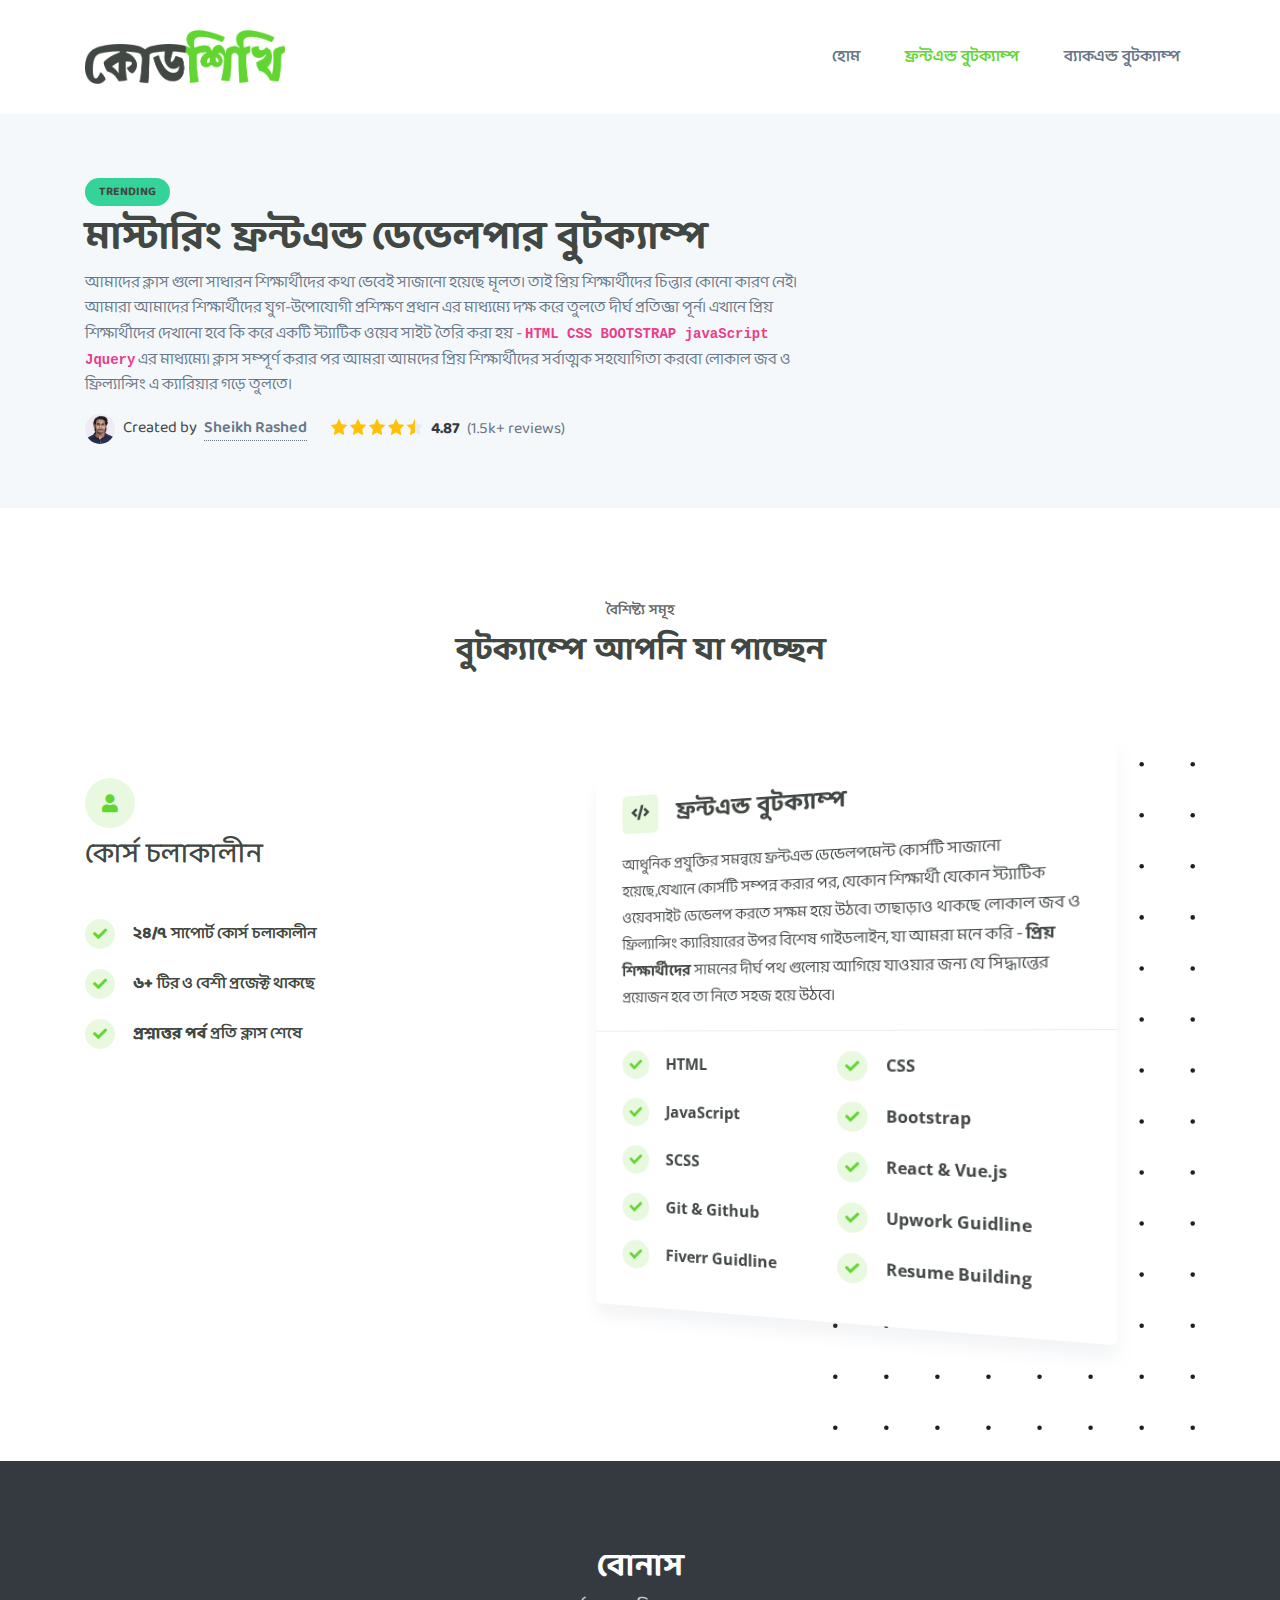
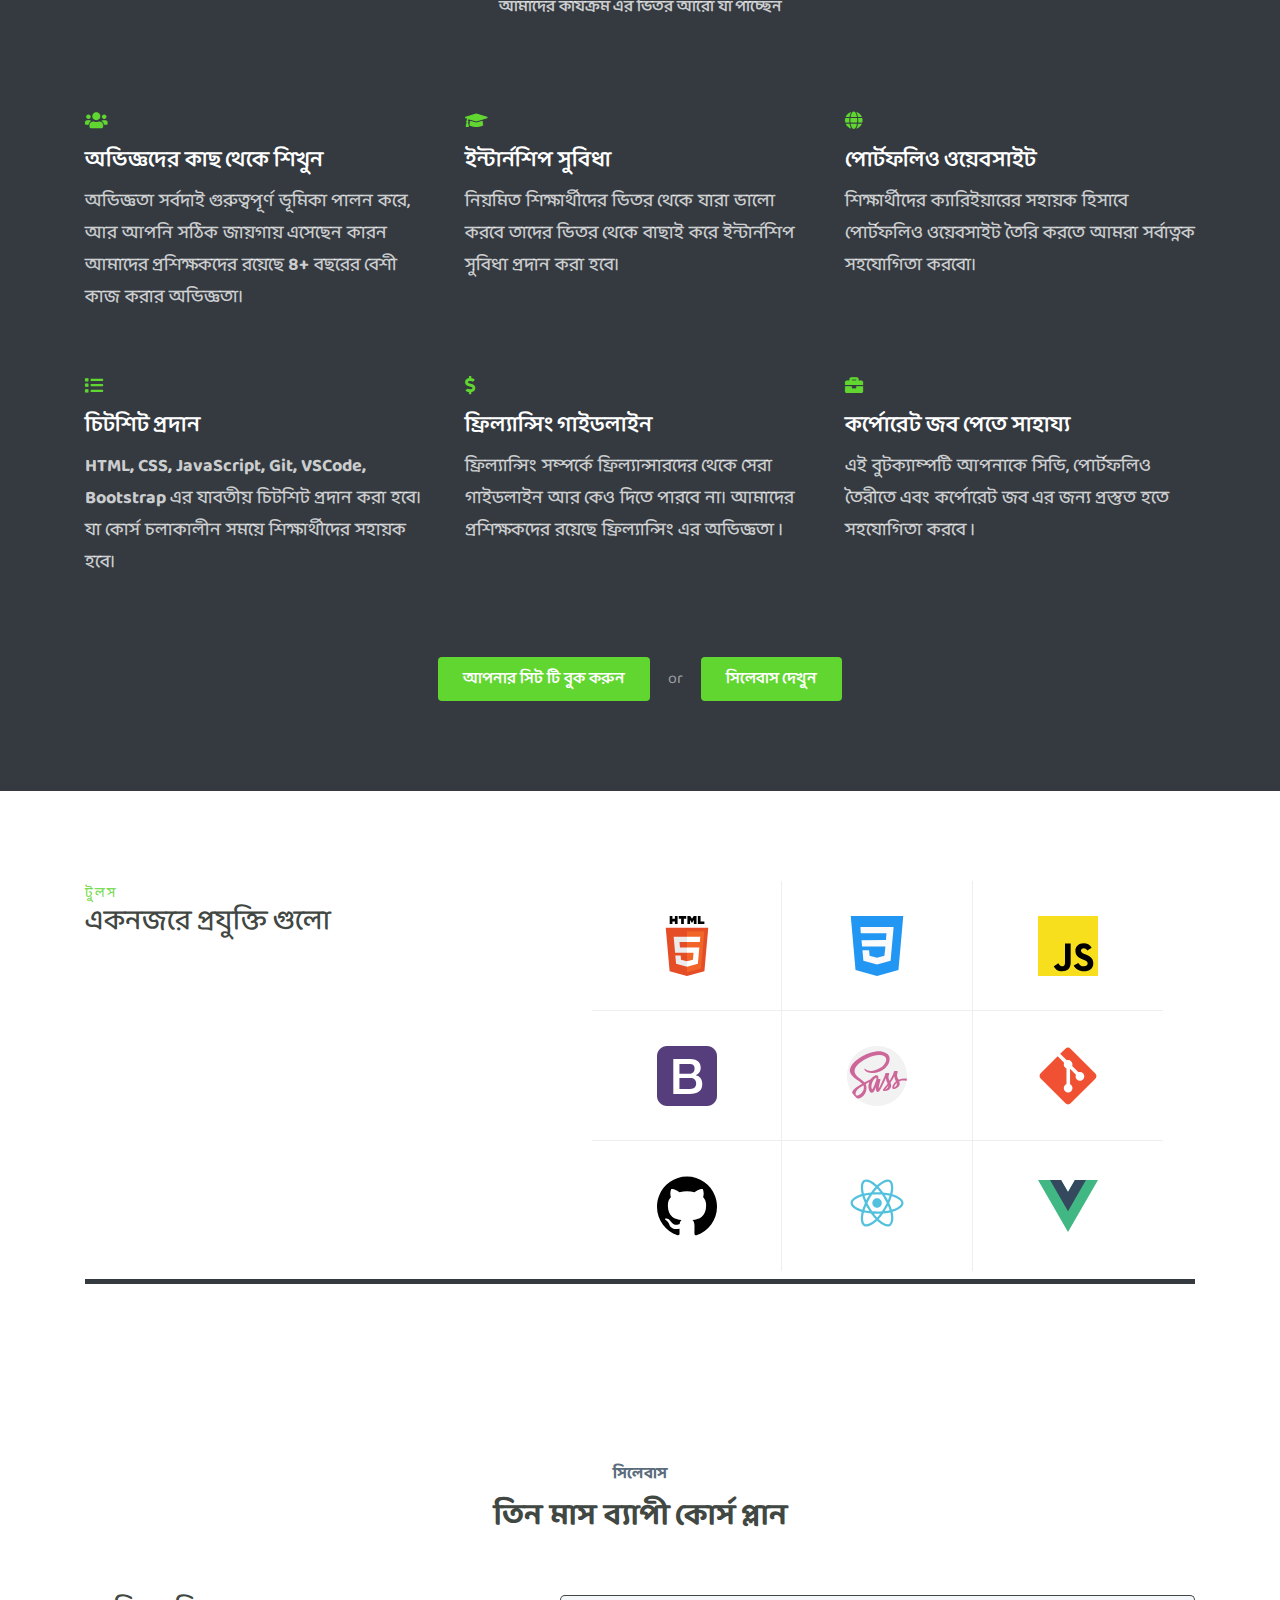
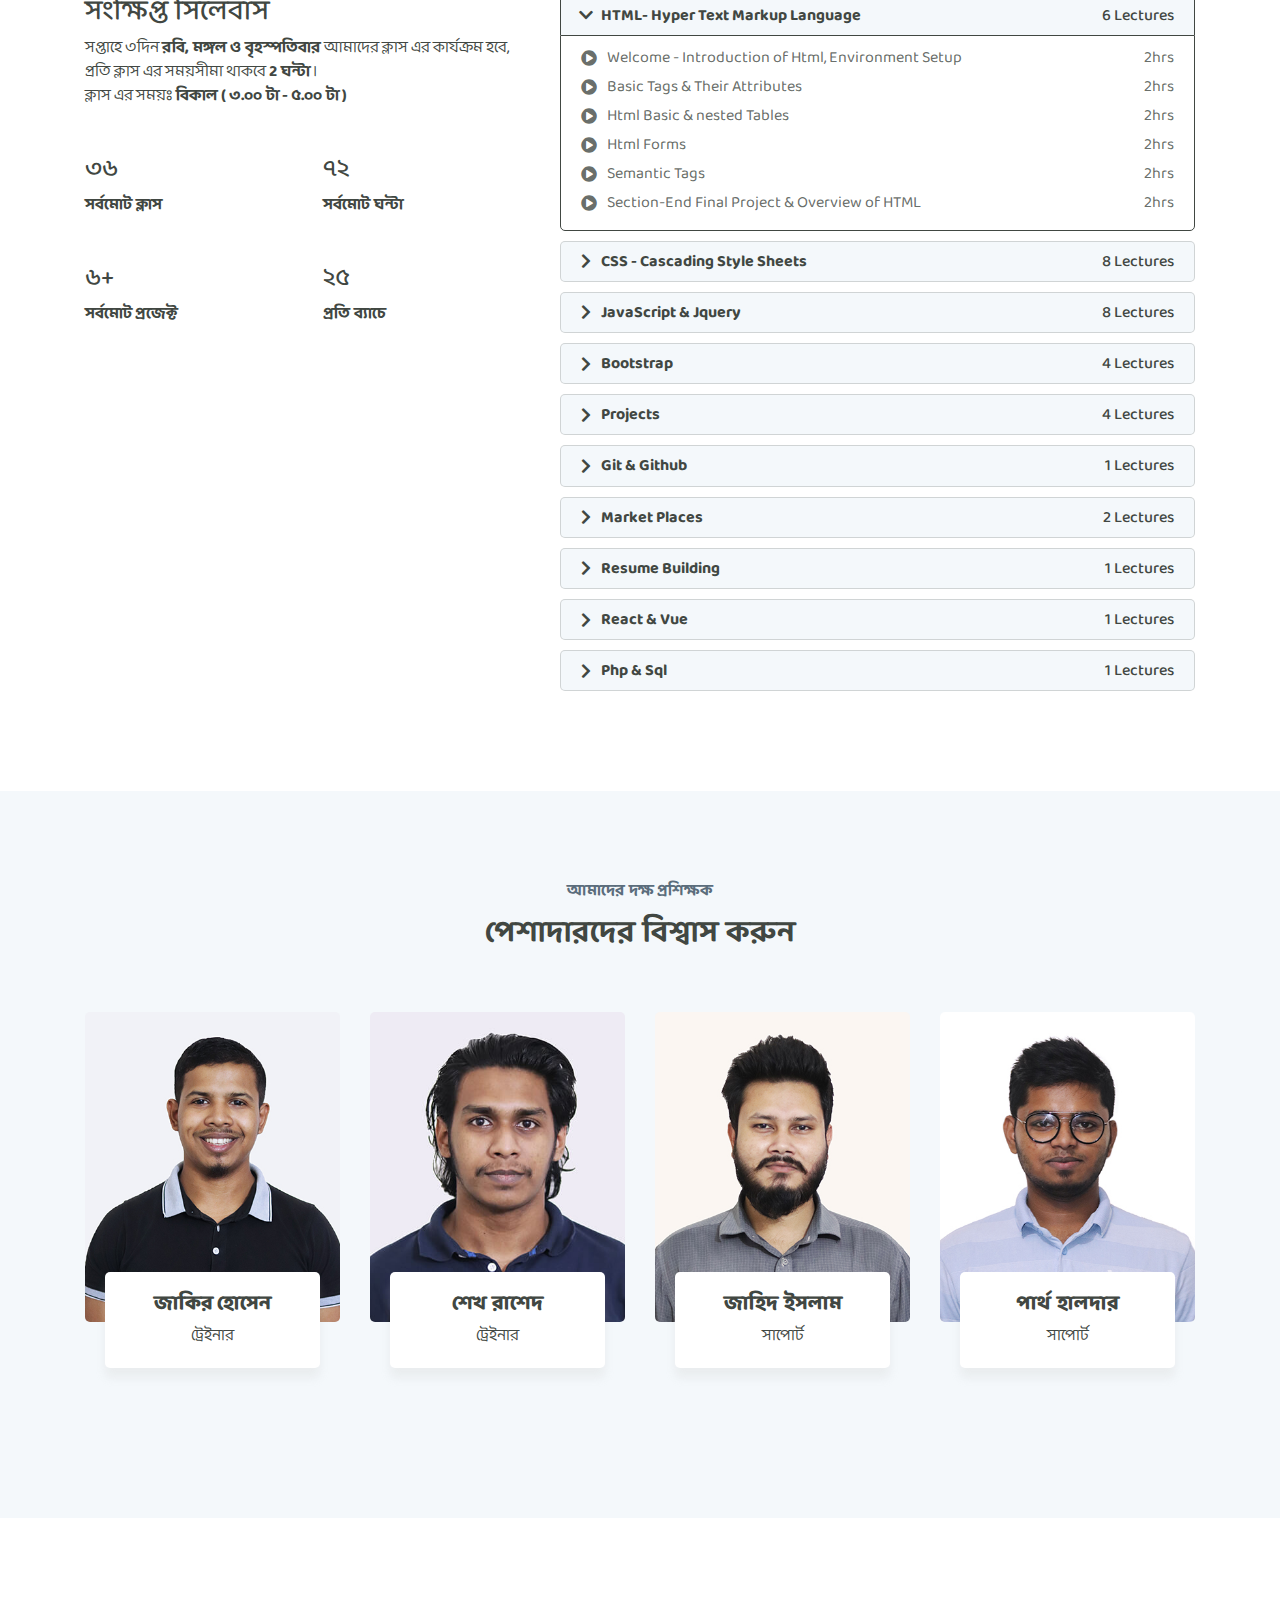
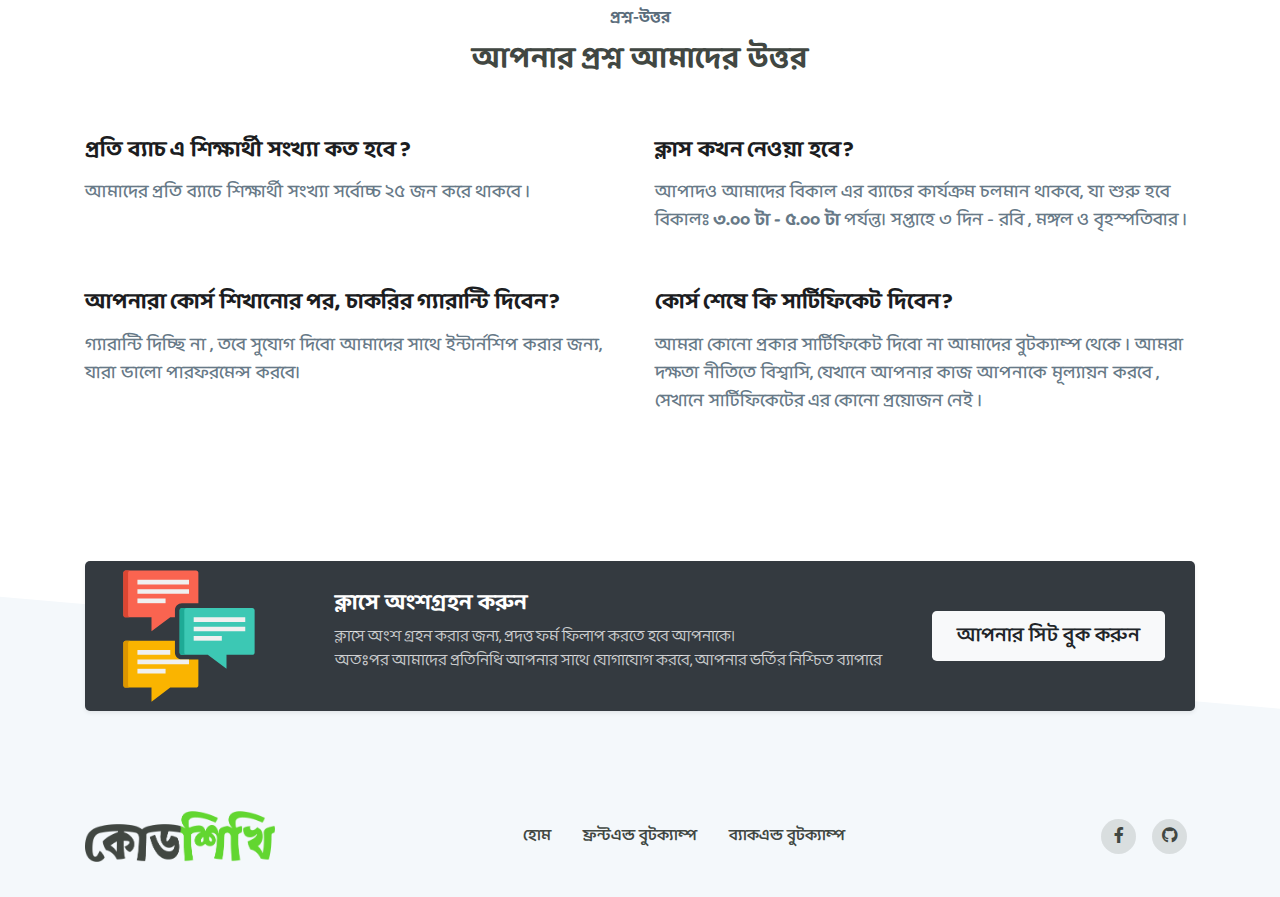
<file: frontend-bootcamp.html>
<!DOCTYPE html>
<html lang="en">

<head>
    <meta charset="UTF-8">
    <meta name="viewport" content="width=device-width, initial-scale=1.0">
    <title> Frontend Bootcamp - Codeshikhi </title>
    <!-- Favicon  -->
    <link rel="shortcut icon" href="assets/images/icon.png" type="image/x-icon">
    <!-- Fontawesome -->
    <link rel="stylesheet" href="assets/css/all.min.css">
    <!-- Bootstrap -->
    <link rel="stylesheet" href="assets/css/bootstrap.min.css">
    <!-- Main css -->
    <link rel="stylesheet" href="assets/css/main.css">
</head>

<body>

    <!-- header section start  -->
    <header class="header">
        <div class="container">
            <div class="row align-items-center">
                <div class="col-xl-12">
                    <nav class="navbar navbar-expand-lg navbar-light">
                        <a class="navbar-brand" href="index.html"><img src="assets/images/logo.png" alt="logo"></a>
                        <button class="navbar-toggler" type="button" data-toggle="collapse"
                            data-target="#navbarSupportedContent" aria-controls="navbarSupportedContent"
                            aria-expanded="false" aria-label="Toggle navigation">
                            <span class="navbar-toggler-icon"></span>
                        </button>

                        <div class="collapse navbar-collapse" id="navbarSupportedContent">
                            <ul class="navbar-nav nav ml-auto">
                                <li class="nav-item">
                                    <a class="nav-link" href="index.html">হোম
                                    </a>
                                </li>
                                <li class="nav-item">
                                    <a class="nav-link active" href="frontend-bootcamp.html">ফ্রন্টএন্ড বুটক্যাম্প</a>
                                </li>
                                <li class="nav-item">
                                    <a class="nav-link" href="backend-bootcamp.html">ব্যাকএন্ড বুটক্যাম্প</a>
                                </li>
                            </ul>
                        </div>
                    </nav>
                </div>
            </nav>
        </div>
    </header>
    <!-- header section end  -->

    <!-- banner section start  -->
    <section class="subbanner bg-light-gray">
        <div class="container">
            <div class="row align-items-center">
                <div class="col-md-8">
                    <div class="subbanner__content">
                        <div class="btn-xs bg-color d-inline-block btn-pill text-uppercase mb-2"><b>Trending</b></div>
                        <h1 class="subbanner__header"> মাস্টারিং ফ্রন্টএন্ড ডেভেলপার বুটক্যাম্প </h1>
                        <p class="subbanner__pra mb-3"> 
                             আমাদের ক্লাস গুলো সাধারন শিক্ষার্থীদের কথা ভেবেই সাজানো হয়েছে মূলত। তাই প্রিয় শিক্ষার্থীদের চিন্তার কোনো কারণ নেই। আমারা আমাদের শিক্ষার্থীদের যুগ-উপোযোগী প্রশিক্ষণ প্রধান এর মাধ্যম্যে দক্ষ করে তুলতে দীর্ঘ প্রতিজ্ঞা পূর্ন। 
                             এখানে প্রিয় শিক্ষার্থীদের দেখানো হবে কি করে একটি স্ট্যাটিক ওয়েব সাইট তৈরি করা হয় - <code><b>HTML CSS BOOTSTRAP javaScript Jquery</b></code> এর মাধ্যম্যে। ক্লাস সম্পূর্ণ করার পর আমরা আমদের প্রিয় শিক্ষার্থীদের সর্বাত্মক সহযোগিতা করবো লোকাল জব ও ফ্রিল্যান্সিং এ ক্যারিয়ার গড়ে তুলতে।
                        </p>
                        <div class="d-flex align-items-center flex-wrap">
                            <!-- Authors -->
                            <div class="d-flex align-items-center mr-4">
                                <div class="avatar-group">
                                    <span class="avatar avatar-xs avatar-circle">
                                        <img class="avatar-img" src="assets/images/team/Rashed.jpg" alt="Image Description">
                                    </span>
                                </div>
                                <span class="pl-2"> Created by <a class="link-underline ml-1" target="_blank" href="#"> Sheikh Rashed </a></span>
                            </div>
                            <!-- End Authors -->

                            <!-- Rating -->
                            <div class="d-flex align-items-center flex-wrap">
                                <ul class="list-inline mt-n1 mb-0 mr-2">
                                    <li class="list-inline-item mx-0">
                                        <img src="assets/images/star.svg" alt="Review rating" width="16">
                                    </li>
                                    <li class="list-inline-item mx-0">
                                        <img src="assets/images/star.svg" alt="Review rating" width="16">
                                    </li>
                                    <li class="list-inline-item mx-0">
                                        <img src="assets/images/star.svg" alt="Review rating" width="16">
                                    </li>
                                    <li class="list-inline-item mx-0">
                                        <img src="assets/images/star.svg" alt="Review rating" width="16">
                                    </li>
                                    <li class="list-inline-item mx-0">
                                        <img src="assets/images/star-half.svg" alt="Review rating" width="16">
                                    </li>
                                </ul>

                                <span class="d-inline-block">
                                    <span class="text-dark font-weight-bold mr-1">4.87</span>
                                    <span class="text-muted">(1.5k+ reviews)</span>
                                </span>
                            </div>
                            <!-- End Rating -->
                        </div>
                    </div>
                </div>
            </div>
        </div>
    </section>
    <!-- banner section end  -->

    <!-- features section start -->
    <section class="features">
        <div class="container">
            <div class="row">
                <div class="features__section text-center">
                    <span class="text-uppercase d-inline-block mb-2">বৈশিষ্ট্য সমূহ</span>
                    <h2>বুটক্যাম্পে আপনি যা পাচ্ছেন</h2>
                </div>
            </div>
            <div class="row">
                <div class="col-lg-5 col-md-6 col-sm-12 mb-5">
                    <div class="mb-5">
                        <div class="icon-box mt-3">
                            <i class="fas fa-user"></i>
                        </div>
                        <h3>কোর্স চলাকালীন</h3>
                        <p>  </p>
                    </div>
                    <ul class="check-list">
                       
                        <li>
                            <i class="fas fa-check"></i>
                            <p> <b>২৪/৭</b> সাপোর্ট কোর্স চলাকালীন </p>
                        </li>
                        <li>
                            <i class="fas fa-check"></i>
                            <p><b>৬+</b> টির ও বেশী প্রজেক্ট  থাকছে <p>
                        </li>
                        <li>
                            <i class="fas fa-check"></i>
                            <p><b>প্রশ্নাত্তর পর্ব</b> প্রতি ক্লাস শেষে<p>
                        </li>
                    </ul>
                </div>
                <div class="col-lg-7 col-md-6 col-sm-12">
                    <div class="position-relative">
                        <div class="bootcamp-block bootcamp-skew__30 featurescard">
                            <div class="header">
                                <div class="title">
                                    <div class="icon"> <i class="fas fa-code"></i> </div>
                                    <p>ফ্রন্টএন্ড বুটক্যাম্প </p>
                                </div>
                                <p>
                                    আধুনিক প্রযুক্তির সমন্বয়ে ফ্রন্টএন্ড ডেভেলপমেন্ট কোর্সটি সাজানো হয়েছে,যেখানে কোর্সটি সম্পন্ন করার পর, যেকোন শিক্ষার্থী যেকোন স্ট্যাটিক ওয়েবসাইট ডেভেলপ করতে সক্ষম হয়ে উঠবে। তাছাড়াও থাকছে লোকাল জব ও ফ্রিল্যান্সিং ক্যারিয়ারের উপর বিশেষ গাইডলাইন, যা আমরা মনে করি - <b>প্রিয় শিক্ষার্থীদের</b> সামনের দীর্ঘ পথ গুলোয় আগিয়ে যাওয়ার জন্য যে সিদ্ধান্তের প্রয়োজন হবে তা নিতে সহজ হয়ে উঠবে। 
                                </p>
                            </div>
                            <div class="body">
                                <!-- <p class="headline"> আপনি যা যা শিখবেন </p> -->
                                <ul class="check-list">
                                    <li>
                                        <i class="fas fa-check"></i>
                                        <p> HTML </p>
                                    </li>
                                    <li>
                                        <i class="fas fa-check"></i>
                                        <p> CSS </p>
                                    </li>
                                    <li>
                                        <i class="fas fa-check"></i>
                                        <p>JavaScript</p>
                                    </li>
                                    <li>
                                        <i class="fas fa-check"></i>
                                        <p>Bootstrap</p>
                                    </li>
                                    <li>
                                        <i class="fas fa-check"></i>
                                        <p>SCSS</p>
                                    </li>
                                    <li>
                                        <i class="fas fa-check"></i>
                                        <p>React & Vue.js</p>
                                    </li>
                                    <li>
                                        <i class="fas fa-check"></i>
                                        <p>Git & Github</p>
                                    </li>
                                    <!-- <li>
                                        <i class="fas fa-check"></i>
                                        <p>Server Mangement</p>
                                    </li> -->
                                    <li>
                                        <i class="fas fa-check"></i>
                                        <p>Upwork Guidline</p>
                                    </li>
                                    <li>
                                        <i class="fas fa-check"></i>
                                        <p>Fiverr Guidline</p>
                                    </li>
                                    <li>
                                        <i class="fas fa-check"></i>
                                        <p>Resume Building</p>
                                    </li>
                                </ul>
                            </div>
                        </div>

                        <!-- SVG Elements -->
                        <div class="dot-shape">
                            <img src="assets/images/dots-2.svg" alt="shape">
                        </div>
                        <!-- End SVG Elements -->
                    </div>
                </div>
            </div>
        </div>
    </section>
    <!-- features section End -->

    <!--  Extra more  section start  -->
    <section class="go bg-dark extra">
        <div class="container">
            <div class="row">
                <div class="col-12">
                    <div class="section__info">
                        <h2 class="section_title"> <b>বোনাস</b></h2>
                        <div class="section_brief"> আমাদের কার্যক্রম এর ভিতর আরো যা পাচ্ছেন</div>
                    </div>
                </div>
            </div>
            <div class="row">
                <div class="col-lg-4 col-md-6">
                    <div class="go__box-content">
                        <span class="go_icon">
                            <!-- <i class="fas fa-user"></i> -->
                            <i class="fas fa-users"></i>
                        </span>
                        <h6 class="go_title">
                           অভিজ্ঞদের কাছ থেকে শিখুন
                        </h6>
                        <p class="go_brief">
                            অভিজ্ঞতা সর্বদাই গুরুত্বপূর্ণ ভূমিকা পালন করে, আর আপনি সঠিক জায়গায় এসেছেন কারন আমাদের প্রশিক্ষকদের রয়েছে <b>৪+</b> বছরের বেশী কাজ করার অভিজ্ঞতা।
                        </p>
                    </div>
                </div>
                <div class="col-lg-4 col-md-6">
                    <div class="go__box-content">
                        <span class="go_icon">
                            <i class="fas fa-graduation-cap"></i>
                        </span>
                        <h6 class="go_title">
                            ইন্টার্নশিপ সুবিধা
                        </h6>
                        <p class="go_brief">
                            নিয়মিত শিক্ষার্থীদের ভিতর থেকে যারা ভালো করবে তাদের ভিতর থেকে বাছাই করে ইন্টার্নশিপ সুবিধা প্রদান করা হবে।
                        </p>
                    </div>
                </div>
                <div class="col-lg-4 col-md-6">
                    <div class="go__box-content">
                        <span class="go_icon">
                            <!-- <i class="fab fa-internet-explorer"></i> -->
                            <i class="fas fa-globe"></i>
                        </span>
                        <h6 class="go_title">
                            পোর্টফলিও ওয়েবসাইট 
                        </h6>
                        <p class="go_brief">
                            শিক্ষার্থীদের ক্যারিইয়ারের সহায়ক হিসাবে পোর্টফলিও ওয়েবসাইট তৈরি করতে আমরা সর্বাত্নক সহযোগিতা করবো।
                        </p>
                    </div>
                </div>
                <div class="col-lg-4 col-md-6">
                    <div class="go__box-content">
                        <span class="go_icon">
                            <i class="fas fa-list"></i>
                        </span>
                        <h6 class="go_title">
                             চিটশিট প্রদান
                        </h6>
                        <p class="go_brief">
                            <b>HTML, CSS, JavaScript, Git, VSCode, Bootstrap</b> এর যাবতীয় চিটশিট প্রদান করা হবে। যা কোর্স চলাকালীন সময়ে শিক্ষার্থীদের সহায়ক হবে।
                        </p>
                    </div>
                </div>
                <div class="col-lg-4 col-md-6">
                    <div class="go__box-content">
                        <span class="go_icon">
                            <i class="fas fa-dollar-sign"></i>
                        </span>
                        <h6 class="go_title">
                            ফ্রিল্যান্সিং গাইডলাইন
                        </h6>
                        <p class="go_brief">
                            ফ্রিল্যান্সিং সম্পর্কে ফ্রিল্যান্সারদের থেকে সেরা গাইডলাইন আর কেও দিতে পারবে না। আমাদের প্রশিক্ষকদের রয়েছে ফ্রিল্যান্সিং এর অভিজ্ঞতা ।
                        </p>
                    </div>
                </div>
                <div class="col-lg-4 col-md-6">
                    <div class="go__box-content">
                        <span class="go_icon">
                            <i class="fas fa-briefcase"></i>
                        </span>
                        <h6 class="go_title">
                            কর্পোরেট জব পেতে সাহায্য
                        </h6>
                        <p class="go_brief">
                            এই বুটক্যাম্পটি আপনাকে সিভি, পোর্টফলিও তৈরীতে এবং কর্পোরেট জব এর জন্য প্রস্তুত হতে সহযোগিতা করবে ।
                        </p>
                    </div>
                </div>
            </div>

            <div class="row pt-5">
                <div class="col-12">
                    <ul class="go__btns">
                        <li><a href="#book" class="btn btn-primary"> আপনার সিট টি বুক করুন </a></li>
                        <li><a href="#">or</a></li>
                        <li><a href="#previewSyllabus" class="btn btn-primary"> সিলেবাস দেখুন </a></li>
                    </ul>
                </div>
            </div>
        </div>
    </section>
    <!--  Extra more  section end  -->

    <!-- platform section start -->
    <section class="platform">
        <div class="container">
            <div class="row">
                <div class="col-lg-5 col-md-6 col-sm-12">
                    <div class="platform__title mb-5">
                        <span>টুলস</span>
                        <h3> একনজরে প্রযুক্তি গুলো</h3>
                    </div>
                </div>
                <div class="col-lg-7 col-md-6 col-sm-12">
                    <div class="platform__list">
                        <div class="platform__logo platform__logo-one">
                            <img src="assets/images/technology/html.svg" alt="logo">
                        </div>


                        <div class="platform__logo platform__logo-two">
                            <img src="assets/images/technology/css.svg" alt="logo">
                        </div>

                        <div class="platform__logo platform__logo-three">
                            <img src="assets/images/technology/javaScript.svg" alt="logo">
                        </div>

                        <div class="platform__logo platform__logo-four">
                            <img src="assets/images/technology/bootstrap.svg" alt="logo">
                        </div>
                        <div class="platform__logo platform__logo-five">
                            <img src="assets/images/technology/scss.svg" alt="logo">
                        </div>
                        
                        <div class="platform__logo platform__logo-six">
                            <img src="assets/images/technology/git.svg" alt="logo">
                        </div>
                        <div class="platform__logo platform__logo-seven">
                            <img src="assets/images/technology/github.svg" alt="logo">
                        </div>

                        <div class="platform__logo platform__logo-eight">
                            <img src="assets/images/technology/react.svg" alt="logo" class="img-fluid">
                        </div>
                        <div class="platform__logo platform__logo-nine">
                            <img src="assets/images/technology/vue.svg" alt="logo" class="img-fluid">
                        </div>
                    </div>
                </div>
            </div>

            <div class="bg-dark mt-2 w-100" style="height: 5px;">
            </div>
        </div>
    </section>
    <!-- platform section end -->

    <!-- syllabus section start  -->
    <section class="syllabus" id="previewSyllabus">
        <div class="container">
            <div class="row">
                <div class="col-12">
                    <div class="trainer-title text-center">
                        <h6>  সিলেবাস </h6>
                        <h4> তিন মাস ব্যাপী কোর্স প্লান</h4>
                    </div>
                </div>
            </div>
            <div class="row">
                <div class="col-12 col-md-5">
                    <div class="mb-5">
                        <h3> 
                        <!-- ফ্রন্টএন্ড ডেভেলপার হওয়ার জন্য যা যা প্রয়োজন সেই সব নিয়ে আমাদের এই সিলেবাস । -->
                            সংক্ষিপ্ত সিলেবাস
                        </h3>
                        <p>
                            <!-- আমাদের সপ্তাহে ৩দিন ক্লাস হবে -->
                            সপ্তাহে ৩দিন <b>রবি, মঙ্গল ও বৃহস্পতিবার</b> আমাদের ক্লাস এর কার্যক্রম হবে, প্রতি ক্লাস এর সময়সীমা থাকবে <b>2 ঘন্টা</b> । 
                            <br>
                            ক্লাস এর সময়ঃ <b>বিকাল ( ৩.০০ টা - ৫.০০ টা )</b>
                        </p>
                    </div>
                    <div class="row">
                        <div class="col-md-6 col-6">
                            <div class="mb-5">
                                <h4> ৩৬ </h4>
                                <p> <b>সর্বমোট ক্লাস </b></p>
                            </div>
                        </div>
                        <div class="col-md-6 col-6">
                            <div class="mb-5">
                                <h4> ৭২ </h4>
                                <p> <b>সর্বমোট ঘন্টা</b> </p>
                            </div>
                        </div>
                        <div class="col-md-6 col-6">
                            <div class="mb-5">
                                <h4> ৬+ </h4>
                                <p> <b>সর্বমোট প্রজেক্ট </b></p>
                            </div>
                        </div>
                        <div class="col-md-6 col-6">
                            <div class="mb-5">
                                <h4> ২৫ </h4>
                                <p> <b>প্রতি ব্যাচে</b> </p>
                            </div>
                        </div>
                    </div>
                </div>
                <div class="col-12 col-md-7">
                    <div class="syllabus-data">
                        <div class="toggle active">
                            <div class="header bg-light-gray">
                                <div class="icon-group">
                                    <i class="fas fa-chevron-right down-arrow"></i>
                                    <h6 class="text">HTML- Hyper Text Markup Language</h6>
                                </div>
                                <h6 class="lecture-count">
                                    6 Lectures
                                </h6>
                            </div>
                            <div class="content">
                                <div class="class">
                                    <div class="icon-group">
                                        <i class="fas fa-play-circle"></i>
                                        <h6 class="text"> Welcome - Introduction of Html, Environment Setup  </h6>
                                    </div>
                                    <p class="count"> 2hrs </p>
                                </div>
                                <div class="class">
                                    <div class="icon-group">
                                        <i class="fas fa-play-circle"></i>
                                        <h6 class="text"> Basic Tags & Their Attributes </h6>
                                    </div>
                                    <p class="count"> 2hrs </p>
                                </div>
                                <div class="class">
                                    <div class="icon-group">
                                        <i class="fas fa-play-circle"></i>
                                        <h6 class="text">Html Basic & nested Tables </h6>
                                    </div>
                                    <p class="count"> 2hrs </p>
                                </div>
                                <div class="class">
                                    <div class="icon-group">
                                        <i class="fas fa-play-circle"></i>
                                        <h6 class="text"> Html Forms</h6>
                                    </div>
                                    <p class="count"> 2hrs </p>
                                </div>
                                <div class="class">
                                    <div class="icon-group">
                                        <i class="fas fa-play-circle"></i>
                                        <h6 class="text"> Semantic Tags </h6>
                                    </div>
                                    <p class="count"> 2hrs </p>
                                </div>
                                <div class="class">
                                    <div class="icon-group">
                                        <i class="fas fa-play-circle"></i>
                                        <h6 class="text"> Section-End Final Project & Overview of HTML  </h6>
                                    </div>
                                    <p class="count"> 2hrs </p>
                                </div>
                            </div>
                        </div>
                        <div class="toggle">
                            <div class="header bg-light-gray">
                                <div class="icon-group">
                                    <i class="fas fa-chevron-right down-arrow"></i>
                                    <h6 class="text"> CSS - Cascading Style Sheets </h6>
                                </div>
                                <h6 class="lecture-count">
                                    8 Lectures
                                </h6>
                            </div>
                            <div class="content">
                                <div class="class">
                                    <div class="icon-group">
                                        <i class="fas fa-play-circle"></i>
                                        <h6 class="text"> Welcome - Introduction of CSS, Environment Setup  </h6>
                                    </div>
                                    <p class="count"> 2hrs </p>
                                </div>
                                <div class="class">
                                    <div class="icon-group">
                                        <i class="fas fa-play-circle"></i>
                                        <h6 class="text"> CSS - Units & Spacing</h6>
                                    </div>
                                    <p class="count"> 2hrs </p>
                                </div>
                                <div class="class">
                                    <div class="icon-group">
                                        <i class="fas fa-play-circle"></i>
                                        <h6 class="text"> CSS - Display, Backgrounds & Pseudo (classes,Elements) </h6>
                                    </div>
                                    <p class="count"> 2hrs </p>
                                </div>
                                <div class="class">
                                    <div class="icon-group">
                                        <i class="fas fa-play-circle"></i>
                                        <h6 class="text"> CSS - Positions </h6>
                                    </div>
                                    <p class="count"> 2hrs </p>
                                </div>
                                <div class="class">
                                    <div class="icon-group">
                                        <i class="fas fa-play-circle"></i>
                                        <h6 class="text"> CSS - Flexbox </h6>
                                    </div>
                                    <p class="count"> 2hrs </p>
                                </div>
                                <div class="class">
                                    <div class="icon-group">
                                        <i class="fas fa-play-circle"></i>
                                        <h6 class="text"> CSS - Animations </h6>
                                    </div>
                                    <p class="count"> 2hrs </p>
                                </div>
                                <div class="class">
                                    <div class="icon-group">
                                        <i class="fas fa-play-circle"></i>
                                        <h6 class="text"> CSS - Media Query </h6>
                                    </div>
                                    <p class="count"> 2hrs </p>
                                </div>
                                <div class="class">
                                    <div class="icon-group">
                                        <i class="fas fa-play-circle"></i>
                                        <h6 class="text"> Section-End Final Project & Overview of CSS  </h6>
                                    </div>
                                    <p class="count"> 2hrs </p>
                                </div>
                            </div>
                        </div>
                        <div class="toggle">
                            <div class="header bg-light-gray">
                                <div class="icon-group">
                                    <i class="fas fa-chevron-right down-arrow"></i>
                                    <h6 class="text"> JavaScript & Jquery </h6>
                                </div>
                                <h6 class="lecture-count">
                                    8 Lectures
                                </h6>
                            </div>
                            <div class="content">
                                <div class="class">
                                    <div class="icon-group">
                                        <i class="fas fa-play-circle"></i>
                                        <h6 class="text"> Welcome - Introduction of JavaScript & Jquery, Environment Setup  </h6>
                                    </div>
                                    <p class="count"> 2hrs </p>
                                </div>
                                <div class="class">
                                    <div class="icon-group">
                                        <i class="fas fa-play-circle"></i>
                                        <h6 class="text"> JavaScript Variable & DataTypes
                                        </h6>
                                    </div>
                                    <p class="count"> 2hrs </p>
                                </div>
                                <div class="class">
                                    <div class="icon-group">
                                        <i class="fas fa-play-circle"></i>
                                        <h6 class="text"> Logical Operators & Expression </h6>
                                    </div>
                                    <p class="count"> 2hrs </p>
                                </div>
                                <div class="class">
                                    <div class="icon-group">
                                        <i class="fas fa-play-circle"></i>
                                        <h6 class="text"> Conditional Statements & objects </h6>
                                    </div>
                                    <p class="count"> 2hrs </p>
                                </div>
                                <div class="class">
                                    <div class="icon-group">
                                        <i class="fas fa-play-circle"></i>
                                        <h6 class="text"> Functions </h6>
                                    </div>
                                    <p class="count"> 2hrs </p>
                                </div>
                                <div class="class">
                                    <div class="icon-group">
                                        <i class="fas fa-play-circle"></i>
                                        <h6 class="text"> DOM - Document Object Model</h6>
                                    </div>
                                    <p class="count"> 2hrs </p>
                                </div>
                                <div class="class">
                                    <div class="icon-group">
                                        <i class="fas fa-play-circle"></i>
                                        <h6 class="text">Jquery & Plugins</h6>
                                    </div>
                                    <p class="count"> 2hrs </p>
                                </div>
                                <div class="class">
                                    <div class="icon-group">
                                        <i class="fas fa-play-circle"></i>
                                        <h6 class="text"> Section-End Final Project & Overview of javaScript  </h6>
                                    </div>
                                    <p class="count"> 2hrs </p>
                                </div>
                            </div>
                        </div>
                        <div class="toggle">
                            <div class="header bg-light-gray">
                                <div class="icon-group">
                                    <i class="fas fa-chevron-right down-arrow"></i>
                                    <h6 class="text"> Bootstrap </h6>
                                </div>
                                <h6 class="lecture-count">
                                    4 Lectures
                                </h6>
                            </div>
                            <div class="content">
                                <div class="class">
                                    <div class="icon-group">
                                        <i class="fas fa-play-circle"></i>
                                        <h6 class="text">  Welcome - Introduction of Bootstrap, Environment Setup  </h6>
                                    </div>
                                    <p class="count"> 2hrs </p>
                                </div>
                                <div class="class">
                                    <div class="icon-group">
                                        <i class="fas fa-play-circle"></i>
                                        <h6 class="text"> Bootstrap Components Customizations & Uses</h6>
                                    </div>
                                    <p class="count"> 2hrs </p>
                                </div>
                                <div class="class">
                                    <div class="icon-group">
                                        <i class="fas fa-play-circle"></i>
                                        <h6 class="text">Bootstrap Grid Layout 
                                        </h6>
                                    </div>
                                    <p class="count"> 2hrs </p>
                                </div>
                                <div class="class">
                                    <div class="icon-group">
                                        <i class="fas fa-play-circle"></i>
                                        <h6 class="text"> REST API & Vue CRUD Part 3 </h6>
                                    </div>
                                    <p class="count"> 2hrs </p>
                                </div>
                            </div>
                        </div>
                        <div class="toggle">
                            <div class="header bg-light-gray">
                                <div class="icon-group">
                                    <i class="fas fa-chevron-right down-arrow"></i>
                                    <h6 class="text">Projects</h6>
                                </div>
                                <h6 class="lecture-count">
                                    4 Lectures
                                </h6>
                            </div>
                            <div class="content">
                                <div class="class">
                                    <div class="icon-group">
                                        <i class="fas fa-play-circle"></i>
                                        <h6 class="text"> Psd to html</h6>
                                    </div>
                                    <p class="count"> 2hrs </p>
                                </div>
                                <div class="class">
                                    <div class="icon-group">
                                        <i class="fas fa-play-circle"></i>
                                        <h6 class="text"> XD to html </h6>
                                    </div>
                                    <p class="count"> 2hrs </p>
                                </div>
                                <div class="class">
                                    <div class="icon-group">
                                        <i class="fas fa-play-circle"></i>
                                        <h6 class="text"> figma to html </h6>
                                    </div>
                                    <p class="count"> 2hrs </p>
                                </div>
                                <div class="class">
                                    <div class="icon-group">
                                        <i class="fas fa-play-circle"></i>
                                        <h6 class="text"> Build Portfolio Site</h6>
                                    </div>
                                    <p class="count"> 2hrs </p>
                                </div>
                            </div>
                        </div>
                        <div class="toggle">
                            <div class="header bg-light-gray">
                                <div class="icon-group">
                                    <i class="fas fa-chevron-right down-arrow"></i>
                                    <h6 class="text">Git & Github</h6>
                                </div>
                                <h6 class="lecture-count">
                                    1 Lectures
                                </h6>
                            </div>
                            <div class="content">
                                <div class="class">
                                    <div class="icon-group">
                                        <i class="fas fa-play-circle"></i>
                                        <h6 class="text"> git & github Configuration</h6>
                                    </div>
                                    <p class="count"> 2hrs </p>
                                </div>
                            </div>
                        </div>
                        <div class="toggle">
                            <div class="header bg-light-gray">
                                <div class="icon-group">
                                    <i class="fas fa-chevron-right down-arrow"></i>
                                    <h6 class="text">Market Places</h6>
                                </div>
                                <h6 class="lecture-count">
                                    2 Lectures
                                </h6>
                            </div>
                            <div class="content">
                                <div class="class">
                                    <div class="icon-group">
                                        <i class="fas fa-play-circle"></i>
                                        <h6 class="text">Fiverr Market Place</h6>
                                    </div>
                                    <p class="count"> 2hrs </p>
                                </div>
                                <div class="class">
                                    <div class="icon-group">
                                        <i class="fas fa-play-circle"></i>
                                        <h6 class="text">Upwork Market Place</h6>
                                    </div>
                                    <p class="count"> 2hrs </p>
                                </div>
                            </div>
                        </div>
                        <div class="toggle">
                            <div class="header bg-light-gray">
                                <div class="icon-group">
                                    <i class="fas fa-chevron-right down-arrow"></i>
                                    <h6 class="text">Resume Building</h6>
                                </div>
                                <h6 class="lecture-count">
                                    1 Lectures
                                </h6>
                            </div>
                            <div class="content">
                                <div class="class">
                                    <div class="icon-group">
                                        <i class="fas fa-play-circle"></i>
                                        <h6 class="text">Prepare Your Resume For local Markets</h6>
                                    </div>
                                    <p class="count"> 2hrs </p>
                                </div>
                            </div>
                        </div>

                        <div class="toggle">
                            <div class="header bg-light-gray">
                                <div class="icon-group">
                                    <i class="fas fa-chevron-right down-arrow"></i>
                                    <h6 class="text">React & Vue</h6>
                                </div>
                                <h6 class="lecture-count">
                                    1 Lectures
                                </h6>
                            </div>
                            <div class="content">
                                <div class="class">
                                    <div class="icon-group">
                                        <i class="fas fa-play-circle"></i>
                                        <h6 class="text">Which Front End Framework will be suitable for you</h6>
                                    </div>
                                    <p class="count"> 2hrs </p>
                                </div>
                                
                            </div>
                        </div>
                        <div class="toggle">
                            <div class="header bg-light-gray">
                                <div class="icon-group">
                                    <i class="fas fa-chevron-right down-arrow"></i>
                                    <h6 class="text">Php & Sql</h6>
                                </div>
                                <h6 class="lecture-count">
                                    1 Lectures
                                </h6>
                            </div>
                            <div class="content">
                                <div class="class">
                                    <div class="icon-group">
                                        <i class="fas fa-play-circle"></i>
                                        <h6 class="text">Php Crash Introduction</h6>
                                    </div>
                                    <p class="count"> 2hrs </p>
                                </div>
                            </div>
                        </div>
                    </div>
                </div>
            </div>
        </div>
    </section>
    <!-- syllabus section end  -->

    <!-- Trainer section start -->
    <section class="trainer bg-light-gray">
        <div class="container ">
            <div class="row">
                <div class="col-12">
                    <div class="trainer-title text-center">
                        <h6> আমাদের দক্ষ প্রশিক্ষক </h6>
                        <h4> পেশাদারদের বিশ্বাস করুন </h4>
                    </div>
                </div>
            </div>
            <div class="row">
                <div class="col-12 col-sm-6 col-md-6 col-lg-3">
                    <div class="trainer-area">
                        <div class="trainer-area__image">
                            <img src="assets/images/team/Zakir.jpg" alt="trainer" class="img-fluid">
                        </div>
                        <div class="trainer-area__info text-center">
                            <h5>জাকির হোসেন</h5>
                            <p>ট্রেইনার</p>
                        </div>
                    </div>
                </div>
                <div class="col-12 col-sm-6 col-md-6 col-lg-3">
                    <div class="trainer-area">
                        <div class="trainer-area__image">
                            <img src="assets/images/team/Rashed.jpg" alt="trainer" class="img-fluid">
                        </div>
                        <div class="trainer-area__info text-center">
                            <h5>শেখ রাশেদ</h5>
                            <p>ট্রেইনার</p>
                        </div>
                    </div>
                </div>
                <div class="col-12 col-sm-6 col-md-6 col-lg-3">
                    <div class="trainer-area">
                        <div class="trainer-area__image">
                            <img src="assets/images/team/jahid.jpg" alt="support" class="img-fluid">
                        </div>
                        <div class="trainer-area__info text-center">
                            <h5>জাহিদ ইসলাম</h5>
                            <p>সাপোর্ট</p>
                        </div>
                    </div>
                </div>
                <div class="col-12 col-sm-6 col-md-6 col-lg-3">
                    <div class="trainer-area">
                        <div class="trainer-area__image">
                            <img src="assets/images/team/Partho.jpg" alt="support" class="img-fluid">
                        </div>
                        <div class="trainer-area__info text-center">
                            <h5>পার্থ হালদার</h5>
                            <p>সাপোর্ট</p>
                        </div>
                    </div>
                </div>
            </div>
        </div>
    </section>
    <!-- Trainer section end -->

    <!-- FAQ section Start -->
    <section class="faq-area">
        <div class="container">
            <div class="row">
                <div class="col-12">
                    <div class="trainer-title text-center">
                        <h6> প্রশ্ন-উত্তর </h6>
                        <h4> আপনার প্রশ্ন আমাদের উত্তর </h4>
                    </div>
                </div>
            </div>
            <div class="row">
                <div class="col-lg-6">
                    <div class="faq-area__text">
                        <h5> প্রতি ব্যাচ এ শিক্ষার্থী সংখ্যা কত হবে ? </h5>
                        <p>  আমাদের প্রতি ব্যাচে  শিক্ষার্থী সংখ্যা সর্বোচ্চ ২৫ জন করে  থাকবে ।</p>
                    </div>
                </div>
                <div class="col-lg-6">
                    <div class="faq-area__text">
                        <h5> ক্লাস কখন নেওয়া হবে? </h5>
                        <p> আপাদও আমাদের  বিকাল এর ব্যাচের কার্যক্রম চলমান থাকবে, যা শুরু হবে  বিকালঃ<b> ৩.০০ টা - ৫.০০ টা </b> পর্যন্ত। সপ্তাহে ৩ দিন - রবি , মঙ্গল ও বৃহস্পতিবার । </p> 

                    </div>
                </div>
                <div class="col-lg-6">
                    <div class="faq-area__text">
                        <h5> আপনারা কোর্স শিখানোর পর, চাকরির গ্যারান্টি দিবেন? </h5>
                        <p> 
                            <!-- আমরা কোন গ্যারান্টি দিচ্ছি না। তবে, এই মুহুর্তে আমরা প্রত্যেক ব্যাচ থেকে ২ জন শিক্ষার্থী কে ইন্টার্নশিপ এর সুবিধা দিচ্ছি। এছাড়াও আমরা চাকরি এবং ফ্রিল্যান্সিং এর ক্ষেত্রে সব রকমের সাহায্য করব।  -->
                            গ্যারান্টি দিচ্ছি না , তবে সুযোগ দিবো আমাদের সাথে  ইন্টার্নশিপ করার জন্য, যারা ভালো পারফরমেন্স করবে। 
                        </p>
                    </div>
                </div>
                <div class="col-lg-6">
                    <div class="faq-area__text">
                        <h5> কোর্স শেষে কি সার্টিফিকেট দিবেন? </h5>
                        <p>
                            <!-- না। আপনি জানেন কি? আমাদের এই টেকনিক্যাল লাইনে, কেউ আপনার সার্টিফিকেট দেখবে না, দেখবে আপনার কাজ ও অভিজ্ঞতা। আর, এই দুইটা ক্ষেত্রেই আমরা আপনাকে গড়ে তুলব -->
                            আমরা কোনো প্রকার সার্টিফিকেট দিবো না আমাদের বুটক্যাম্প থেকে । আমরা দক্ষতা নীতিতে বিশ্বাসি, যেখানে আপনার কাজ আপনাকে মূল্যায়ন করবে , সেখানে সার্টিফিকেটের এর কোনো প্রয়োজন নেই । 
                        </p>
                    </div>
                </div>
            </div>
        </div>
    </section>
    <!-- FAQ section end -->

    <div class="skew-shape bg-light-gray" >
        <!-- Got Question section Start -->
        <section class="absolute p-0" id="book">
            <div class="container">
                <div class="got-question bg-dark shadow-sm">
                    <div class="got-question__info">
                        <h5> ক্লাসে অংশগ্রহন করুন</h5>
                        <p> ক্লাসে অংশ গ্রহন করার জন্য, প্রদত্ত ফর্ম ফিলাপ করতে হবে আপনাকে। <br> অতঃপর আমাদের প্রতিনিধি আপনার সাথে যোগাযোগ করবে, আপনার ভর্তির নিশ্চিত ব্যাপারে </p>
                    </div>
                    <a href="https://docs.google.com/forms/d/e/1FAIpQLSeEBvQDWwXKqxM5rph_JMviWpMHqUOWPrk_TP_kEPqS0PnBVQ/viewform" class="btn btn-light btn-lg"> আপনার সিট বুক করুন </a>
                </div>
            </div>
        </section>
        <!-- Got Question section End -->

        <!-- footer section start -->
        <footer class="footer">
            <div class="container">
                <!-- start from here  -->
                <div class="footer-content">
                    <!-- logo goes here -->
                    <div class="footer__logo">
                        <img src="assets/images/logo.png" alt="logo" class="img-fluid">
                    </div>
                    <!-- FOOTER MENU GOES HERE -->
                    <ul class="footer__menues mb-0">
                        <li><a href="index.html"> হোম </a></li>
                        <li><a href="frontend-bootcamp.html"> ফ্রন্টএন্ড বুটক্যাম্প </a> </li>
                        <li><a href="backend-bootcamp.html"> ব্যাকএন্ড বুটক্যাম্প </a> </li>
                    </ul>
                    <ul class="footer__social-icon ml-0">
                        <li><a href="https://www.facebook.com/codeshikhibd" target="__blank"><i class="fab fa-facebook-f"></i></a></li>
                        <li><a href="https://github.com/codeshikhi" target="__blank"><i class="fab fa-github"></i></a></li>
                    </ul>
                </div>
            </div>
        </footer>
        <!-- footer section end -->
    </div>


    <!-- All js Goes here -->
    <script src="assets/js/jquery-3.5.1.slim.min.js"></script>
    <script src="assets/js/popper.min.js"></script>
    <script src="assets/js/bootstrap.min.js"></script>
    <script src="assets/js/app.js"></script>
</body>

</html>
</file>
<file: assets/css/main.css>
@import url("https://fonts.googleapis.com/css2?family=Baloo+Da+2:wght@400;500;600;700;800&family=Open+Sans:wght@400;600;700;800&display=swap");
* {
  margin: 0;
  padding: 0;
  -webkit-box-sizing: border-box;
          box-sizing: border-box;
}

ul,
ol,
dl {
  list-style: none;
  margin: 0;
}

a, a:hover, a:active, a:focus {
  text-decoration: none;
}

button, button:hover,
.btn:hover,
input:hover, button:active,
.btn:active,
input:active, button:focus,
.btn:focus,
input:focus,
.btn,
input {
  border: none;
  outline: none;
  -webkit-box-shadow: none;
          box-shadow: none;
}

article,
aside,
details,
figcaption,
figure,
footer,
header,
hgroup,
menu,
nav,
section {
  display: block;
}

/**
 * 1. Remove the bottom border in Chrome 57- and Firefox 39-.
 * 2. Add the correct text decoration in Chrome, Edge, IE, Opera, and Safari.
 */
abbr[title] {
  border-bottom: none;
  /* 1 */
  text-decoration: underline;
  /* 2 */
  -webkit-text-decoration: underline dotted;
          text-decoration: underline dotted;
  /* 2 */
}

/*
 * Remove the text shadow on text selections (opinionated).
 * 1. Restore the coloring undone by defining the text shadow (opinionated).
 */
::-moz-selection {
  background-color: #b3d4fc;
  /* 1 */
  color: #000000;
  /* 1 */
  text-shadow: none;
}

::selection {
  background-color: #b3d4fc;
  /* 1 */
  color: #000000;
  /* 1 */
  text-shadow: none;
}

html {
  scroll-behavior: smooth;
}

body {
  font-family: 'Baloo Da 2', cursive;
  font-weight: 400;
  color: #414742;
}

a, a:hover, a:active, a:focus {
  display: inline-block;
  -webkit-transition: color 0.2s linear;
  transition: color 0.2s linear;
}

section {
  padding: 90px 0px;
}

section,
footer {
  padding: 90px 0px;
}

.btn-primary {
  background-color: #62d630 !important;
}

.btn-outline-primary {
  background-color: transparent !important;
  border: 1px solid #62d630 !important;
  color: #62d630 !important;
}

.btn-outline-primary:hover {
  background-color: #62d630 !important;
  color: #414742 !important;
}

.btn {
  padding: 10px 25px;
  font-weight: 600;
}

ul.check-list li {
  display: -webkit-box;
  display: -ms-flexbox;
  display: flex;
  -webkit-box-align: center;
      -ms-flex-align: center;
          align-items: center;
  margin-bottom: 20px;
}

ul.check-list li i {
  font-size: 14px;
  width: 30px;
  height: 30px;
  color: #62d630;
  background: rgba(55, 125, 255, 0.1);
  background-color: rgba(98, 214, 48, 0.15);
  border-radius: 50%;
  text-align: center;
  line-height: 30px;
}

ul.check-list li p {
  color: #414742;
  font-size: 16px;
  font-weight: 600;
  line-height: 1.6;
  margin-left: 18px;
  margin-bottom: 0;
}

.bg-dark {
  background-color: #414742;
}

.bg-primary {
  background-color: #57c527 !important;
}

.bg-gray {
  background-color: #e5e7eb !important;
}

.bg-light-gray {
  background-color: #F4F8FB !important;
}

.text-color {
  color: #10b981 !important;
}

.bg-color {
  background-color: #34d399 !important;
}

.transform-y50 {
  -webkit-transform: translateY(50%);
          transform: translateY(50%);
}

.icon-box {
  margin-bottom: 10px;
}

.icon-box i {
  font-size: 18px;
  width: 50px;
  height: 50px;
  color: #62d630;
  background: rgba(55, 125, 255, 0.1);
  background-color: rgba(98, 214, 48, 0.15);
  border-radius: 50%;
  text-align: center;
  line-height: 50px;
}

.btn-primary {
  color: #fff;
  background-color: #377dff;
}

.btn-primary:hover {
  -webkit-box-shadow: 0 5px 10px 0px rgba(65, 71, 66, 0.2);
          box-shadow: 0 5px 10px 0px rgba(65, 71, 66, 0.2);
}

/* ====  Responsive Css will be go here ==== */
/* === For Small Device ( 0px - 767px) == */
@media (max-width: 767px) {
  .btn {
    padding: 10px 15px !important;
  }
}

/* === For Extra small Device ( 320px - 575px) == */
/* === For Medium Device ( 768px - 1023px) == */
/* === For Large Device ( 1024px - 1200px) == */
.navbar {
  padding: 25px 0;
}

.navbar-brand img {
  width: 200px;
}

.nav-item .active {
  color: #62d630 !important;
}

.nav-link {
  padding-right: 15px !important;
  padding-left: 15px !important;
  font-size: 16px;
  color: #677788 !important;
  font-weight: 600;
  text-transform: capitalize;
}

.nav-link:hover {
  color: #62d630 !important;
}

.nav li {
  margin-left: 15px;
}

/* === For Small Device ( 0px - 767px) == */
@media (max-width: 767px) {
  .navbar-collapse {
    background-color: #f8f9fa;
    padding: 20px 0;
  }
  .nav li {
    padding: 8px 0;
  }
}

.banner__heading {
  font-weight: 600;
  line-height: 1.4;
  color: #414742;
}

.banner__pra {
  font-size: 16px;
  color: #677788;
  line-height: 1.6;
}

.banner__button .btn-wide {
  min-width: 10rem;
  padding-top: 14px;
  padding-bottom: 14px;
}

.banner__button .btn-link {
  font-weight: 600;
  color: #62d630;
}

.banner__button .btn-link:hover {
  color: #414742;
  text-decoration: none;
}

.banner__small {
  color: #677788;
  font-size: 14px;
}

@media (max-width: 767px) {
  section.banner .banner__image {
    display: none;
  }
}

@media (max-width: 399px) {
  .banner__heading {
    font-size: 28px;
  }
}

section.bootcamp .heading-title {
  font-size: 48px;
  font-weight: 800;
  padding-bottom: 60px;
}

section.bootcamp .heading-title span {
  background-color: rgba(98, 214, 48, 0.15);
  border-radius: 5px;
  padding: 5px 15px;
  text-transform: lowercase;
  color: #62d630;
  display: inline-block;
}

.bootcamp-block {
  border: 1px solid #fff;
  border-radius: 5px;
  margin-bottom: 50px;
  background-color: white;
  -webkit-box-shadow: 0 0 20px rgba(65, 71, 66, 0.1);
          box-shadow: 0 0 20px rgba(65, 71, 66, 0.1);
}

.bootcamp-block .header {
  padding: 20px 30px;
}

.bootcamp-block .header .title {
  display: -webkit-box;
  display: -ms-flexbox;
  display: flex;
  -webkit-box-align: center;
      -ms-flex-align: center;
          align-items: center;
  margin-bottom: 20px;
}

.bootcamp-block .header .title .icon {
  height: 40px;
  width: 40px;
  line-height: 40px;
  background-color: rgba(98, 214, 48, 0.15);
  text-align: center;
  margin-right: 20px;
  border-radius: 5px;
}

.bootcamp-block .header .title p {
  font-size: 24px;
  margin-bottom: 0;
  color: #414742;
  font-weight: bolder;
}

.bootcamp-block .header p {
  color: #414742;
  line-height: 28px;
  margin-bottom: 0;
}

.bootcamp-block .body {
  border-top: 1px solid #ececec;
  padding: 20px 30px;
}

.bootcamp-block .body .headline {
  font-weight: bolder;
  font-size: 20px;
  margin-bottom: 20px;
}

.bootcamp-block .body ul.check-list {
  display: -webkit-box;
  display: -ms-flexbox;
  display: flex;
  -ms-flex-wrap: wrap;
      flex-wrap: wrap;
}

.bootcamp-block .body .check-list {
  margin-bottom: 0;
}

.bootcamp-block .body .check-list li {
  width: 50%;
}

.bootcamp-block .body .check-list li p {
  font-family: 'Open Sans', sans-serif;
  font-weight: 700;
}

.bootcamp-block .footer {
  border-top: 1px solid #ececec;
  padding: 20px 30px;
  display: -webkit-box;
  display: -ms-flexbox;
  display: flex;
  -webkit-box-pack: justify;
      -ms-flex-pack: justify;
          justify-content: space-between;
  -webkit-box-align: center;
      -ms-flex-align: center;
          align-items: center;
}

.bootcamp-block .footer .info h5 {
  font-size: 16px;
  font-weight: bold;
  color: #414742;
}

.bootcamp-block .footer .info p {
  margin-bottom: 0;
  font-size: 16px;
  color: rgab(#414742, 0.5);
}

.bootcamp-skew__30 {
  -webkit-transform: perspective(300px) rotateY(-5deg) translateX(20px);
          transform: perspective(300px) rotateY(-5deg) translateX(20px);
}

@media (max-width: 1024px) {
  .bootcamp__packages {
    margin-bottom: 30px !important;
  }
}

/* === For Small Device ( 0px - 767px) == */
@media (max-width: 767px) {
  section.bootcamp .heading-title {
    font-size: 40px;
    text-align: center;
  }
}

/* === For Extra small Device ( 320px - 575px) == */
@media (min-width: 320px) and (max-width: 575px) {
  .section_title {
    font-size: 18px;
    line-height: 18px;
  }
  .bootcamp-block .body .check-list li {
    width: 100%;
  }
}

/* === For Medium Device ( 768px - 1023px) == */
@media (max-width: 991px) {
  .bootcamp-block.bootcamp-skew__30 {
    -webkit-transform: none;
            transform: none;
  }
}

/* === For Large Device ( 1024px - 1200px) == */
@media (max-width: 399px) {
  .bootcamp-block .header, .bootcamp-block .footer, .bootcamp-block .body {
    padding: 20px;
  }
  .bootcamp-block .footer {
    -ms-flex-wrap: wrap;
        flex-wrap: wrap;
  }
  .bootcamp-block .footer .info {
    margin-bottom: 10px;
  }
  .bootcamp-block .footer .info, .bootcamp-block .footer a {
    width: 100%;
  }
}

.trainer-title {
  margin-bottom: 60px;
}

.trainer-title h6 {
  color: #5b6d7c;
  font-weight: bold;
  text-transform: uppercase;
  margin-bottom: 15px;
}

.trainer-title h4 {
  color: #414742;
  font-weight: bold;
  font-size: 30px;
}

.trainer-area {
  max-width: 450px;
  margin: auto;
  margin-bottom: 30px;
}

.trainer-area__image {
  border-radius: 5px;
  overflow: hidden;
}

.trainer-area__image img {
  -webkit-transition: 0.3s all linear;
  transition: 0.3s all linear;
  height: 310px;
  width: 100%;
  -o-object-fit: cover;
     object-fit: cover;
}

.trainer-area__info {
  padding: 20px 0px;
  border-radius: 5px;
  position: relative;
  margin: -50px 20px 0px;
  z-index: 1;
  background-color: #ffffff;
  -webkit-box-shadow: 0px 10px 10px rgba(195, 195, 195, 0.2);
          box-shadow: 0px 10px 10px rgba(195, 195, 195, 0.2);
}

.trainer-area__info h5 {
  font-size: 20px;
  font-weight: 900;
  color: #414742;
}

.trainer-area__info p {
  font-size: 16px;
  color: #414742;
  margin-bottom: 0 !important;
}

.trainer-area:hover .trainer-area__image img {
  -webkit-transform: rotate(5deg) scale(1.1);
          transform: rotate(5deg) scale(1.1);
}

section.trainer {
  padding-bottom: 120px;
}

/* === For Small Device ( 0px - 767px) == */
@media (max-width: 767px) {
  .trainer-area {
    margin-bottom: 30px;
  }
}

.call-to-action {
  padding: 35px 0px 35px 25px;
  background-position: right;
  background-repeat: no-repeat;
  background-size: contain;
  border-radius: 5px;
  margin-bottom: 30px;
}

.call-to-action__title {
  color: #fff;
}

.call-to-action__title h4 {
  font-weight: 700;
  font-size: 28px;
}

.call-to-action__text {
  margin: 15px 0px 18px;
  color: #fff;
  max-width: 300px;
}

.call-to-action__text p {
  font-size: 16px;
}

/* === For Extra small Device ( 320px - 575px) == */
/* === For Medium Device ( 768px - 1023px) == */
/* === For Large Device ( 1024px - 1200px) == */
.go {
  color: #fff;
}

.go .section__info {
  text-align: center !important;
  margin-bottom: 60px;
}

.go .section__info .section_title {
  margin-bottom: 0;
  padding-bottom: 12px;
  line-height: 32px;
}

.go .section__info .section_title span {
  background-color: transparent;
  color: #fff;
}

.go .section__info .section_brief {
  font-size: 16px;
  font-weight: 600;
  width: 50%;
  margin: auto;
  color: rgba(255, 255, 255, 0.75);
}

.go__box-content {
  margin: 30px 0px;
}

.go_icon {
  font-size: 18px;
}

.go_title {
  font-size: 22px;
  font-weight: 600;
  margin: 12px 0px;
}

.go_brief {
  font-size: 18px;
  line-height: 32px;
  color: rgba(255, 255, 255, 0.75);
  font-weight: 500;
}

.go__btns {
  display: -webkit-box;
  display: -ms-flexbox;
  display: flex;
  -webkit-box-pack: center;
      -ms-flex-pack: center;
          justify-content: center;
  -webkit-box-align: center;
      -ms-flex-align: center;
          align-items: center;
}

.go__btns li:nth-child(2) {
  padding: 0px 18px;
}

.go__btns li:nth-child(2) a {
  color: rgba(221, 221, 221, 0.63);
}

/* ====  Responsive Css will be go here ==== */
/* === For Small Device ( 0px - 767px) == */
@media (max-width: 767px) {
  .section_title {
    font-size: 28px;
  }
  .section_brief {
    width: 100% !important;
  }
  .go__btns {
    -webkit-box-orient: vertical;
    -webkit-box-direction: normal;
        -ms-flex-direction: column;
            flex-direction: column;
  }
}

.syllabus #accordion .card {
  max-width: 750px;
  margin: auto;
}

.syllabus #accordion .card-header .btn {
  display: -webkit-box;
  display: -ms-flexbox;
  display: flex;
  -webkit-box-pack: justify;
      -ms-flex-pack: justify;
          justify-content: space-between;
  color: #414742;
}

.syllabus #accordion .card-header .btn:hover {
  text-decoration: none;
}

.syllabus #accordion .card-header .btn.collapsed i {
  -webkit-transform: rotate(-90deg);
          transform: rotate(-90deg);
}

.syllabus #accordion .card-header .btn i {
  -webkit-transform: rotate(90deg);
          transform: rotate(90deg);
  -webkit-transition: all 0.3s linear;
  transition: all 0.3s linear;
  margin-right: 15px;
}

.syllabus #accordion .card-header .btn .left {
  font-size: 18px;
  line-height: 28px;
}

.syllabus #accordion .card-header .btn .right {
  font-size: 14px;
  line-height: 24px;
  font-weight: 600;
}

.syllabus #accordion .card-body {
  padding: 1.25rem 35px;
  margin: 0px 25px;
}

.syllabus #accordion .card__course-syllabus-item {
  display: -webkit-box;
  display: -ms-flexbox;
  display: flex;
  -webkit-box-pack: justify;
      -ms-flex-pack: justify;
          justify-content: space-between;
  margin: 16px 0px;
}

.syllabus #accordion .card__preview {
  font-size: 16px;
  font-weight: 400;
}

.toggle {
  margin-bottom: 10px;
}

.toggle.active .icon-group i.down-arrow {
  -webkit-transform: rotate(90deg);
          transform: rotate(90deg);
}

.toggle.active .header {
  border-bottom: 0;
  border-bottom-left-radius: 0;
  border-bottom-right-radius: 0;
  border-color: #414742;
}

.toggle.active .content {
  display: block;
  border-color: #414742;
}

.toggle .header {
  display: -webkit-box;
  display: -ms-flexbox;
  display: flex;
  -webkit-box-pack: justify;
      -ms-flex-pack: justify;
          justify-content: space-between;
  -webkit-box-align: center;
      -ms-flex-align: center;
          align-items: center;
  border: 1px solid rgba(65, 71, 66, 0.2);
  padding: 10px 30px;
  border-radius: 5px;
  cursor: pointer;
}

.toggle .header .lecture-count {
  margin-bottom: 0;
}

.toggle .header .icon-group .text {
  font-weight: 700;
}

.toggle .content {
  padding: 20px 30px;
  border: 1px solid rgba(65, 71, 66, 0.2);
  border-bottom-left-radius: 5px;
  border-bottom-right-radius: 5px;
  display: none;
}

.toggle .content .class {
  display: -webkit-box;
  display: -ms-flexbox;
  display: flex;
  -webkit-box-pack: justify;
      -ms-flex-pack: justify;
          justify-content: space-between;
  -webkit-box-align: center;
      -ms-flex-align: center;
          align-items: center;
  margin-bottom: 5px;
}

.toggle .content .class .count {
  color: rgba(65, 71, 66, 0.8);
}

.toggle .content .class .icon-group i {
  color: rgba(65, 71, 66, 0.8);
}

.toggle .content .class .icon-group .text {
  color: rgba(65, 71, 66, 0.8);
  font-weight: 400;
}

.toggle .icon-group {
  display: -webkit-box;
  display: -ms-flexbox;
  display: flex;
  -webkit-box-align: center;
      -ms-flex-align: center;
          align-items: center;
}

.toggle .icon-group i {
  margin-right: 10px;
}

.toggle .icon-group .text {
  display: inline-block;
  margin-bottom: 0;
  font-weight: 700;
}

.toggle p {
  margin-bottom: 0;
}

.toggle .header, .toggle .content {
  padding: 10px 20px;
}

.theme--White {
  --backgroundColor: #fff;
  --linkColor: var(--accentColor);
  --linkHoverColor: #0a2540;
  --buttonColor: var(--accentColor);
  --buttonHoverColor: #0a2540;
  --buttonDisabledColor: #cfd7df;
  --buttonDisabledOpacity: 0.7;
  --knockoutColor: #fff;
  --knockoutDisabledColor: #8898aa;
  --guideSolidColor: rgba(66, 71, 112, 0.06);
  --guideDashedColor: rgba(66, 71, 112, 0.09);
  --titleColor: #0a2540;
  --textColor: #425466;
  --inputBackground: #f1f4f7;
  --inputPlaceholderColor: #acb9c5;
  --inputTextColor: #0a2540;
  --annotationColor: #8c9eb1;
  --maskFadeColor: rgba(0, 0, 0, 0.4);
  --navColor: #0a2540;
  --navHoverColor: #0a2540;
  --navHoverOpacity: 0.6;
  --footerColor: #0a2540;
  --cardBorderColor: #cbd6e0;
  --cardBackground: #fff;
  --subcardBackground: #f6f9fc;
  --tableIconColor: #8c9eb1;
  --stripeAccentWhite: #fff;
  --stripeAccentLight: #e3e7ec;
  --stripeAccentDark: #0a2540;
  --bulletColor: #cfd7df;
  --footnoteTextColor: #4d5b78;
  --disclaimerTextColor: #707f98;
}

.faq-area__text {
  margin-bottom: 55px;
}

.faq-area__text h5 {
  margin-bottom: 15px;
  color: #1C1D1F;
  font-weight: 700;
  font-size: 22px;
}

.faq-area__text p {
  color: #677987;
  font-size: 18px;
  font-weight: 500;
  line-height: 28px;
}

.got-question {
  background-color: #62d630;
  padding: 30px;
  padding-left: 250px;
  border-radius: 5px;
  background-image: url(../images/comments.svg);
  background-position: 3%;
  background-repeat: no-repeat;
  background-size: contain;
}

.got-question__info {
  color: #ffffff;
}

.got-question__info h5 {
  font-weight: 700;
  font-size: 22px;
  margin-bottom: 0px;
}

.got-question__info p {
  font-size: 16px;
  color: rgba(255, 255, 255, 0.75);
  margin-bottom: 0px;
  padding: 8px 0px;
}

@media (min-width: 768px) and (max-width: 991px) {
  .got-question {
    padding-left: 118px;
    text-align: right;
  }
}

@media (min-width: 576px) and (max-width: 767px) {
  .got-question {
    -ms-flex-wrap: wrap;
        flex-wrap: wrap;
    background-position: center left;
    background-size: 150px;
  }
  .got-question {
    padding-left: 150px;
  }
  .got-question .btn {
    margin: 0 auto;
  }
}

@media (max-width: 575px) {
  .got-question {
    background-image: none;
    padding: 30px;
    text-align: center;
  }
  .got-question__info {
    margin-bottom: 10px;
  }
}

@media (min-width: 992px) {
  .got-question {
    display: -webkit-box;
    display: -ms-flexbox;
    display: flex;
    -webkit-box-pack: justify;
        -ms-flex-pack: justify;
            justify-content: space-between;
    -webkit-box-align: center;
        -ms-flex-align: center;
            align-items: center;
  }
}

.bootcamp-preview {
  overflow: hidden;
  border-radius: 5px;
  -webkit-box-shadow: 0 0 20px rgba(65, 71, 66, 0.1);
          box-shadow: 0 0 20px rgba(65, 71, 66, 0.1);
  max-width: 500px;
  background: white;
}

.bootcamp-preview .image img {
  width: 100%;
  height: 300px;
  -o-object-fit: cover;
     object-fit: cover;
}

.bootcamp-preview .info {
  padding: 20px;
}

.bootcamp-preview .info .price {
  font-size: 55px;
  font-weight: bold;
  margin-bottom: 0;
  color: #414742;
}

.bootcamp-preview .info .students-count i, .bootcamp-preview .info .students-count svg {
  color: rgba(65, 71, 66, 0.8);
  font-size: 16px;
  margin-right: 5px;
}

.bootcamp-preview .info a {
  padding: 10px 50px;
}

.bootcamp-preview .info .start-date {
  background-color: #62d630;
  margin: 30px 0;
  border-radius: 10px;
  padding: 10px;
  color: white;
  -webkit-box-sizing: border-box;
          box-sizing: border-box;
  text-align: center;
  background-color: #414742;
}

.footer {
  padding: 35px 0px;
}

.footer__logo img {
  max-width: 190px;
}

.footer__menues {
  display: -webkit-box;
  display: -ms-flexbox;
  display: flex;
  -webkit-box-pack: center;
      -ms-flex-pack: center;
          justify-content: center;
}

.footer__menues li {
  margin: 0px 16px;
}

.footer__menues li a {
  font-size: 16px;
  line-height: 24px;
  color: #414742;
  font-weight: 600;
  text-transform: capitalize;
}

.footer__menues li a:hover {
  color: #62d630;
}

.footer__social-icon {
  display: -webkit-box;
  display: -ms-flexbox;
  display: flex;
  margin-left: auto;
  -webkit-box-pack: end;
      -ms-flex-pack: end;
          justify-content: flex-end;
}

.footer__social-icon li {
  margin: 0px 8px;
}

.footer__social-icon li a {
  background-color: rgba(65, 71, 66, 0.15);
  width: 35px;
  height: 35px;
  line-height: 35px;
  border-radius: 50%;
  text-align: center;
  color: #414742;
}

.footer__social-icon li a:hover {
  color: white;
  background-color: #62d630;
}

.footer .footer-content {
  display: -webkit-box;
  display: -ms-flexbox;
  display: flex;
  -webkit-box-pack: justify;
      -ms-flex-pack: justify;
          justify-content: space-between;
  -webkit-box-align: center;
      -ms-flex-align: center;
          align-items: center;
}

/* ====  Responsive Css will be go here ==== */
.skew-shape {
  position: relative;
  overflow: hidden;
}

.skew-shape .footer {
  padding-top: 250px;
}

.skew-shape .footer.pt-400 {
  padding-top: 400px;
}

.skew-shape .absolute {
  position: absolute;
  width: 100%;
  z-index: 11;
  top: 0;
  left: 0;
}

.skew-shape::after {
  position: absolute;
  top: -100px;
  left: 0;
  content: '';
  width: calc(100% + 200px);
  height: 200px;
  background-color: white;
  -webkit-transform: rotate(5deg);
          transform: rotate(5deg);
  z-index: 1;
}

@media (max-width: 767px) {
  .footer-content {
    -ms-flex-wrap: wrap;
        flex-wrap: wrap;
    -webkit-box-pack: center;
        -ms-flex-pack: center;
            justify-content: center;
  }
  .footer-content .footer__menues {
    margin-top: 30px;
    width: 100%;
  }
  .footer-content .footer__social-icon {
    margin-top: 10px;
  }
}

@media (max-width: 767px) {
  .homepage-footer.bg-light-gray {
    background-color: transparent !important;
  }
}

@media (max-width: 991px) {
  .homepage-footer.bg-light-gray {
    background-color: transparent !important;
  }
  .homepage-footer.skew-shape {
    overflow: visible;
    position: unset;
  }
  .homepage-footer .call-action {
    position: unset;
  }
}

/* === For Extra small Device ( 320px - 575px) == */
@media (min-width: 320px) and (max-width: 575px) {
  .section.bootcamp .heading-title {
    text-align: center;
    font-size: 35px;
  }
}

/* === For Medium Device ( 768px - 1023px) == */
@media (min-width: 768px) and (max-width: 991px) {
  section.bootcamp .heading-title {
    font-size: 36px;
  }
  .bootcamp-block .body .check-list li {
    width: 100%;
  }
  .bootcamp-block .footer {
    -ms-flex-wrap: wrap;
        flex-wrap: wrap;
  }
  .banner__image {
    display: none;
  }
}

@media (max-width: 767px) {
  .footer .footer-content {
    -webkit-box-pack: center;
        -ms-flex-pack: center;
            justify-content: center;
  }
  .footer-content .footer__social-icon {
    margin-top: 20px;
  }
}

@media (max-width: 767px) {
  .footer-content .footer__menues {
    -ms-flex-wrap: wrap;
        flex-wrap: wrap;
  }
  .footer-content .footer__menues li {
    width: 100%;
    margin-bottom: 10px;
    text-align: center;
  }
}

.subbanner {
  background-size: cover;
  background-repeat: no-repeat;
  background-position: top center;
  position: relative;
  z-index: 1;
  padding: 64px 0;
}

.subbanner .btn-pill {
  padding: 5px 14px;
  border-radius: 20px;
  font-size: 12px;
}

.subbanner .btn-success {
  color: #fff;
  background-color: #00c9a7;
  border-color: #00c9a7;
}

.subbanner .btn-success:hover {
  background-color: #00c9a7;
  border-color: #00c9a7;
}

.subbanner__header {
  font-weight: 700;
  color: #414742;
  line-height: 1.2;
}

.subbanner__pra {
  color: #677788;
  line-height: 1.6;
  max-width: 750px;
}

.subbanner .avatar img {
  width: 30px;
  height: 30px;
  -o-object-fit: cover;
     object-fit: cover;
  border-radius: 50%;
}

.subbanner__wonner {
  color: #677788;
}

.subbanner .link-underline {
  color: #677788;
  -webkit-transition: .3s !important;
  transition: .3s !important;
  font-weight: 600;
  border-bottom: 1px dotted #677788;
}

.subbanner .link-underline:hover {
  color: #0052ea;
  border-color: #0052ea;
}

/* ====  Responsive Css will be go here ==== */
/* === For Large Device ( 1024px - 1200px) == */
/* === For Medium Device ( 768px - 1023px) == */
/* === For Small Device ( 0px - 767px) == */
/* === For Extra small Device ( 320px - 575px) == */
.w-80 {
  width: 80%;
  margin: 0 auto;
}

.features__section {
  max-width: 60%;
  margin: auto;
  margin-bottom: 80px;
}

.features__section span {
  font-size: 14px;
  color: #676767;
  font-weight: 600;
}

.features__section h2 {
  font-weight: 700;
  line-height: 1.4;
  color: #414742;
}

.padding {
  padding: 0 110px;
}

.featurescard {
  max-width: 81%;
  border: 0;
  -webkit-box-shadow: 0px 12px 15px rgba(140, 152, 164, 0.1);
          box-shadow: 0px 12px 15px rgba(140, 152, 164, 0.1);
}

.featurescard .card-body {
  padding: 24px;
}

.featurescard .card-body .card-image img {
  width: 40px;
}

.featurescard .card-body h3 {
  font-size: 24px;
  font-weight: 700;
  line-height: 1.6;
}

.featurescard .card-body p {
  font-size: 16px;
  font-weight: normal;
  color: #677788;
  line-height: 1.6;
  max-width: 99%;
}

.dot-shape img {
  position: absolute;
  right: 0;
  top: 0;
  z-index: -1;
  width: 57%;
}

/* ====  Responsive Css will be go here ==== */
/* === For Small Device ( 0px - 767px) == */
@media (max-width: 767px) {
  .subbanner__header {
    font-size: 28px;
    margin-bottom: 10px;
  }
  .subbanner__pra {
    font-size: 14px;
  }
  .padding {
    padding: 0;
  }
  .features__section {
    max-width: 100%;
  }
  .features__section {
    margin-bottom: 40px;
  }
  .features__section h2 {
    font-size: 28px;
  }
  .featurescard {
    max-width: 100%;
  }
}

/* === For Extra small Device ( 320px - 575px) == */
@media (min-width: 320px) and (max-width: 575px) {
  .padding {
    padding: 0;
  }
  .features__section {
    max-width: 100%;
  }
}

/* === For Medium Device ( 768px - 1023px) == */
@media (min-width: 768px) and (max-width: 991px) {
  .padding {
    padding: 0;
  }
  .features__section {
    max-width: 100%;
  }
  .featurescard {
    max-width: 100%;
  }
  .bootcamp-skew__30 {
    -webkit-transform: perspective(0px) rotateY(0deg) translateX(0px);
            transform: perspective(0px) rotateY(0deg) translateX(0px);
  }
}

@media (max-width: 991px) {
  .features .check-list {
    display: -webkit-box;
    display: -ms-flexbox;
    display: flex;
    -ms-flex-wrap: wrap;
        flex-wrap: wrap;
  }
  .features .check-list li {
    width: 50%;
  }
}

/* === For Large Device ( 1024px - 1200px) == */
.platform {
  margin: auto;
}

.platform__broder {
  border-bottom: 5px solid #1724b5;
  padding-bottom: 20px;
}

.platform__heading-text {
  margin: auto;
  margin-bottom: 80px;
}

.platform__heading-text p {
  font-size: 18px;
  color: #414742;
  font-weight: 600;
}

.platform__title span {
  font-size: 14px;
  color: #62d630;
  letter-spacing: 2px;
}

.platform__title h3 {
  color: #414742;
}

.platform__logo {
  text-align: center;
}

.platform__logo img {
  width: 60px;
  height: 60px;
}

.platform__list {
  width: 100%;
  display: -webkit-box;
  display: -ms-flexbox;
  display: flex;
  -ms-flex-wrap: wrap;
      flex-wrap: wrap;
  -webkit-box-align: center;
      -ms-flex-align: center;
          align-items: center;
  -webkit-box-pack: center;
      -ms-flex-pack: center;
          justify-content: center;
}

.platform__logo {
  width: 30%;
  height: 130px;
  display: -webkit-box;
  display: -ms-flexbox;
  display: flex;
  -webkit-box-pack: center;
      -ms-flex-pack: center;
          justify-content: center;
  -webkit-box-align: center;
      -ms-flex-align: center;
          align-items: center;
  border-bottom: 1px solid #eee;
  border-right: 1px solid #eee;
}

.platform__logo-three, .platform__logo-six, .platform__logo-nine {
  border-right: 0;
}

.platform__logo-seven, .platform__logo-eight, .platform__logo-nine {
  border-bottom: 0;
}

.go_icon {
  color: #62d630;
}

@media (max-width: 991px) {
  .platform__title {
    text-align: center;
  }
}

@media (min-width: 320px) and (max-width: 575px) {
  .features .check-list li {
    width: 100%;
  }
}
/*# sourceMappingURL=main.css.map */
</file>
